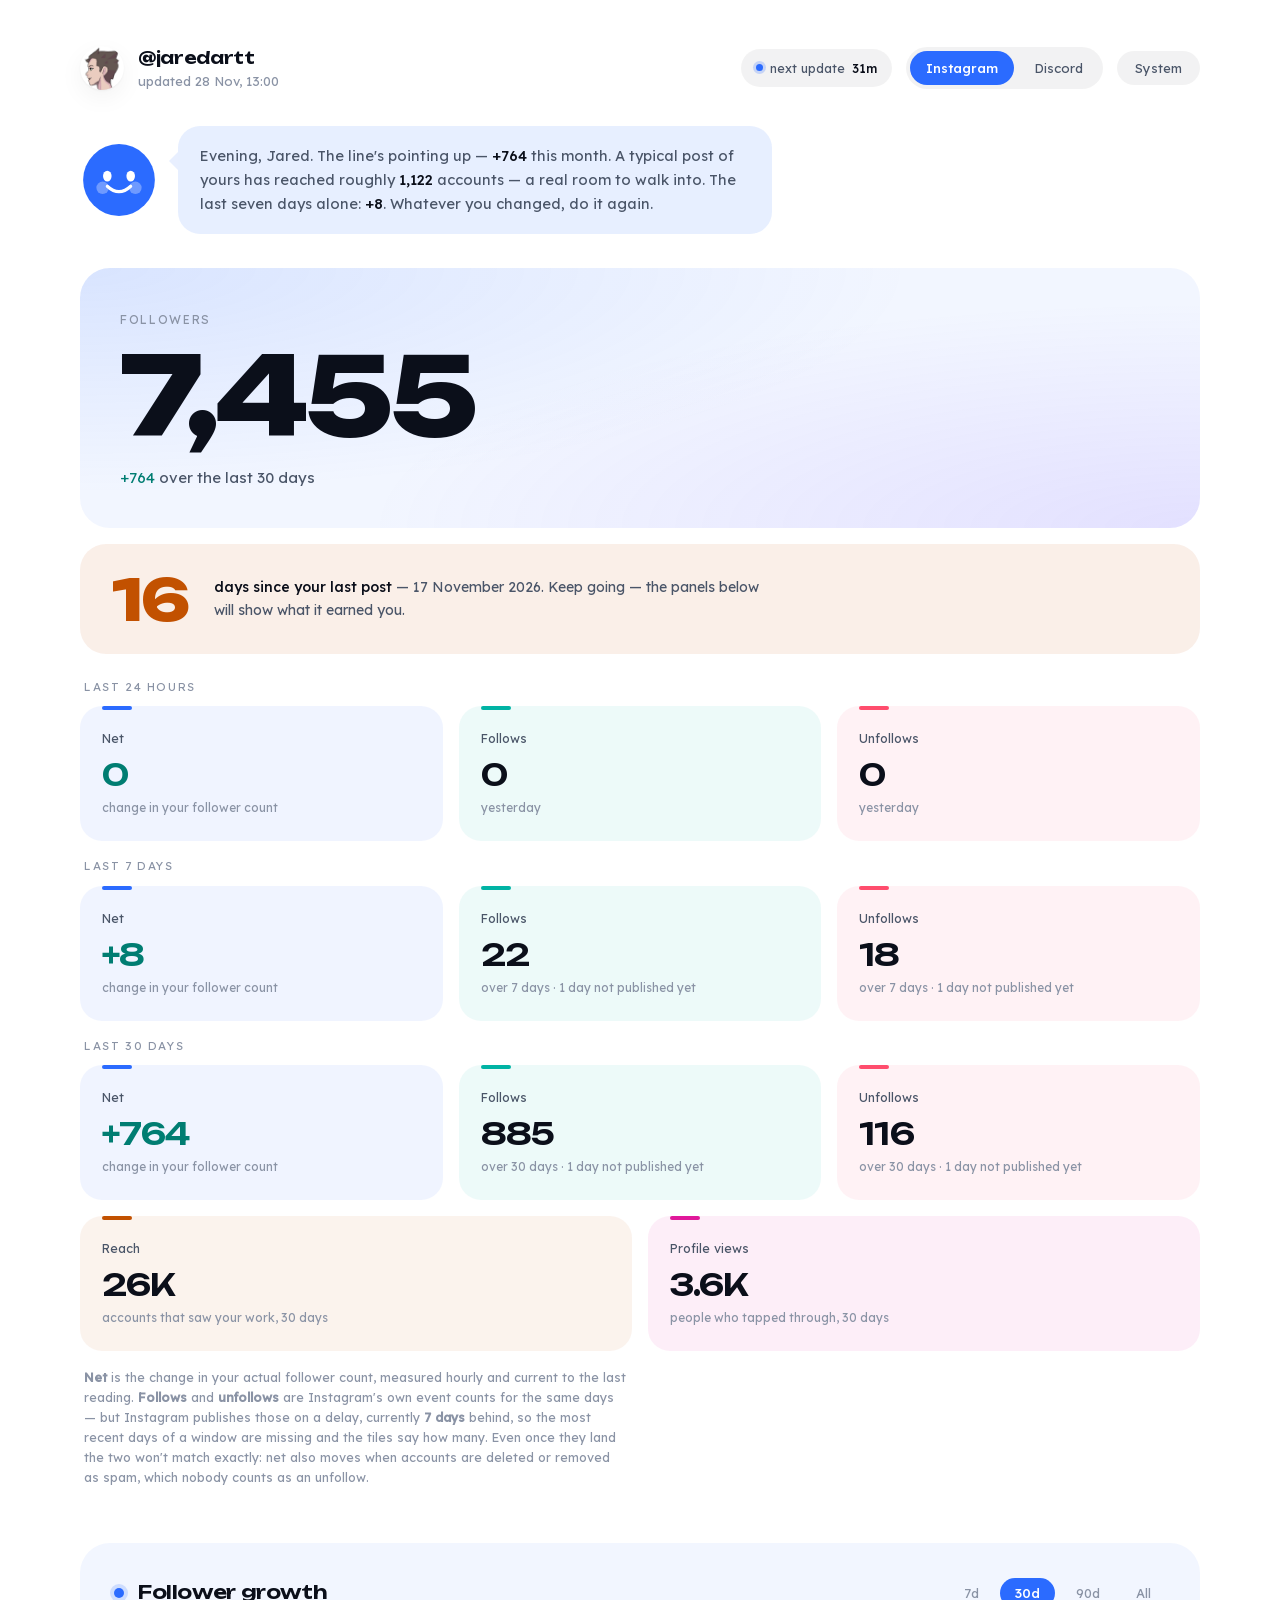
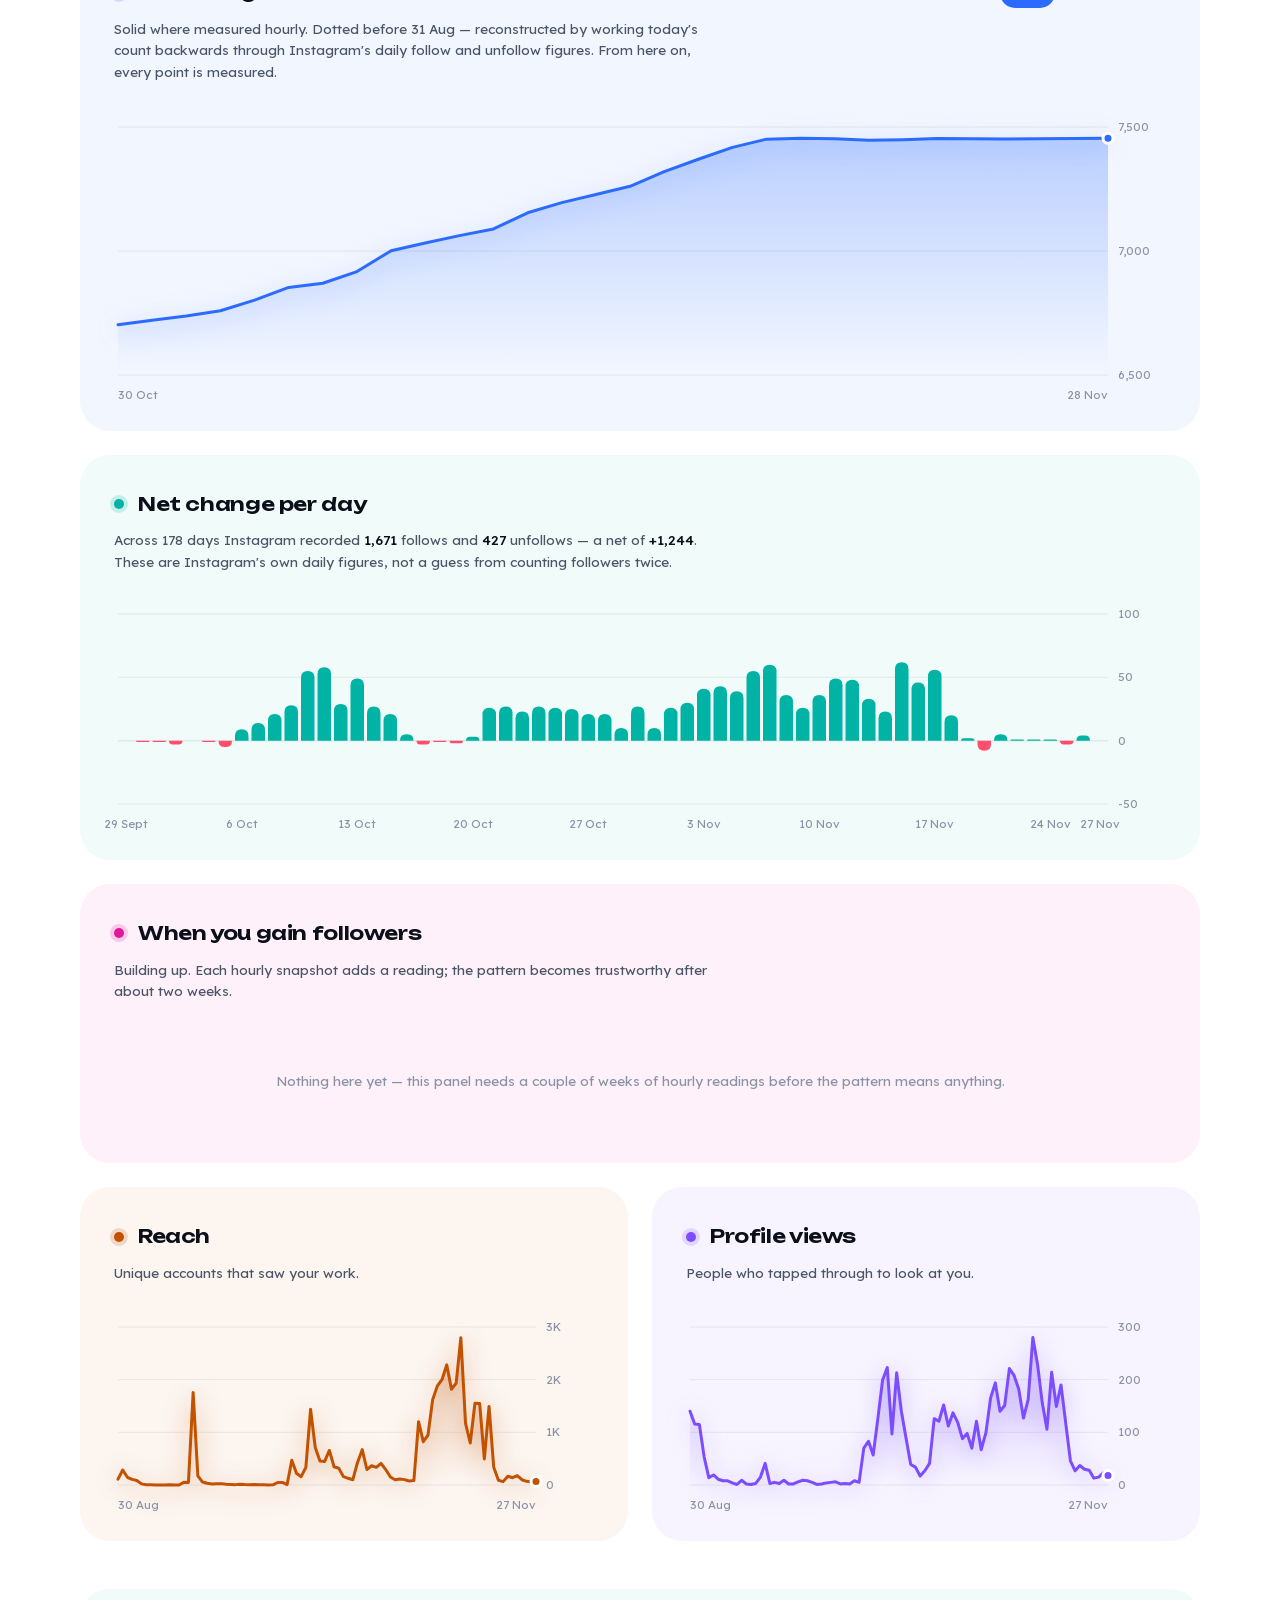
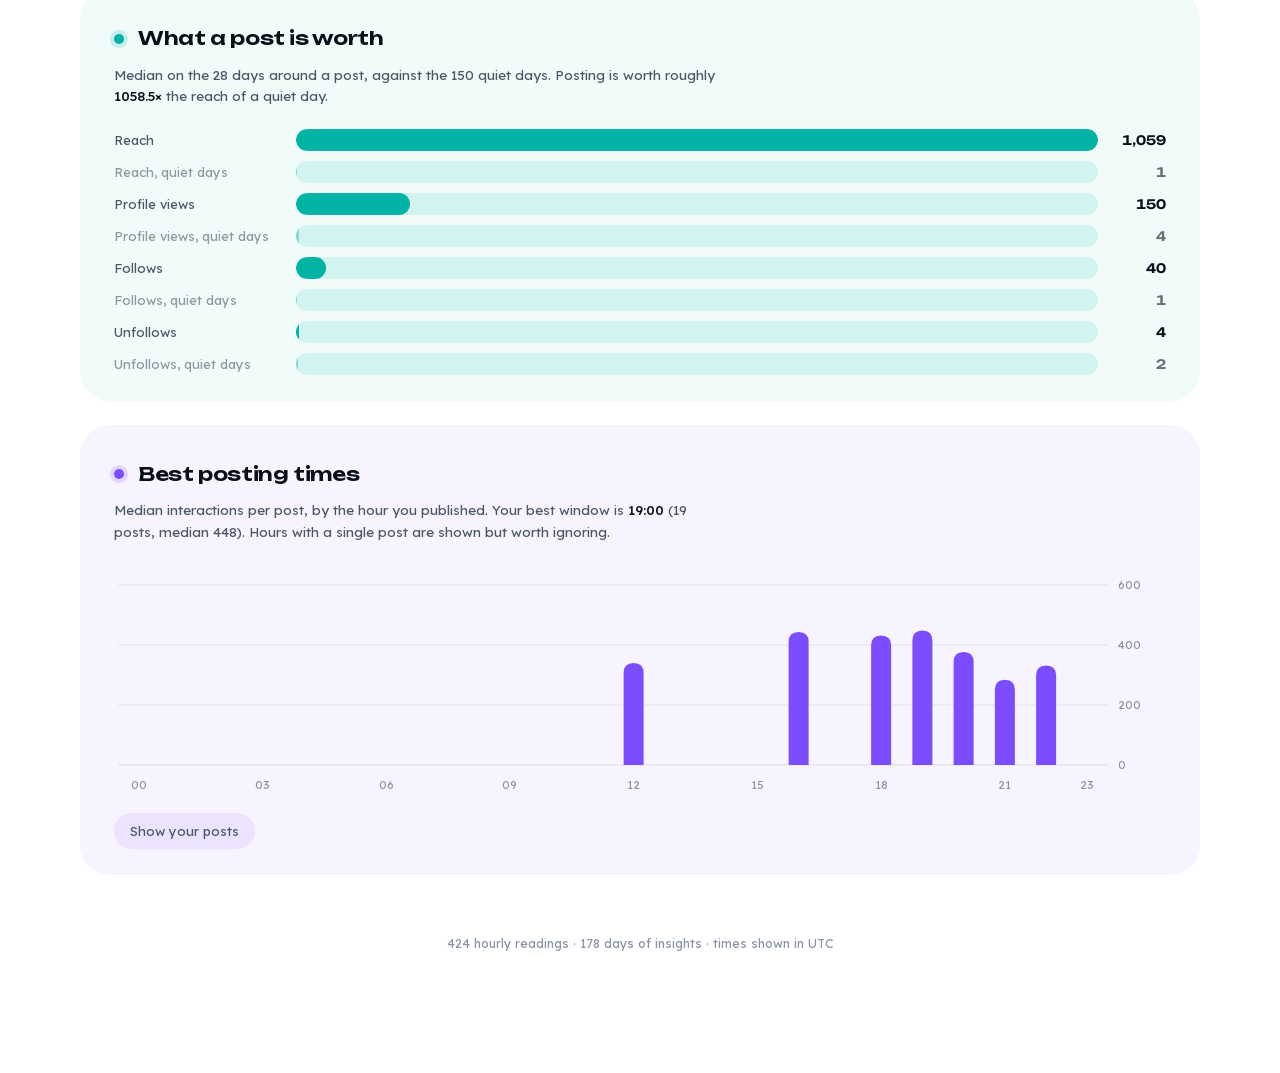
<file: index.html>
<!doctype html>
<html lang="en">
<head>
<meta charset="utf-8">
<meta name="viewport" content="width=device-width, initial-scale=1, viewport-fit=cover">
<title>@jaredartt — growth</title>
<link rel="icon" type="image/png" sizes="32x32" href="icons/favicon-32.png">
<link rel="icon" type="image/png" sizes="64x64" href="icons/favicon-64.png">
<link rel="icon" type="image/png" sizes="192x192" href="icons/icon-192.png">
<link rel="apple-touch-icon" href="icons/apple-touch-icon.png">
<link rel="stylesheet" href="fonts/fonts.css">
<link rel="stylesheet" href="assets/app.css">
</head>
<body class="a-blue">
<div class="wrap">

  <header class="rise">
    <img class="mark" src="icons/icon-192.png" alt="jaredartt" width="44" height="44">
    <div>
      <h1>@jaredartt</h1>
      <div class="updated" id="updated"></div>
    </div>
    <span class="spacer"></span>
    <div class="clock" title="Data is collected on a schedule by GitHub Actions. The countdown is to the next scheduled run — GitHub's scheduler is best-effort and can run a few minutes late. The page reloads itself once the new numbers land.">
      <span class="pip"></span><span class="lbl">next update</span><b id="next-update">—</b>
    </div>
    <nav class="nav">
      <a href="index.html" aria-current="page">Instagram</a>
      <a href="discord.html">Discord</a>
    </nav>
    <button class="btn" id="theme" type="button">Theme</button>
  </header>

  <div id="banner"></div>

  <div id="buddy" class="buddy a-blue"></div>

  <div class="hero rise" style="animation-delay:.05s">
    <div class="hero-label">Followers</div>
    <div class="hero-value display" id="hero">—</div>
    <div class="hero-sub" id="hero-sub"></div>
  </div>

  <div class="spot a-orange rise" id="spot" style="animation-delay:.06s" hidden></div>

  <div class="row-label rise">Last 24 hours</div>
  <div class="stats stats-3" id="stats-24"></div>

  <div class="row-label rise">Last 7 days</div>
  <div class="stats stats-3" id="stats-7"></div>

  <div class="row-label rise">Last 30 days</div>
  <div class="stats stats-3" id="stats-30"></div>

  <div class="stats stats-2" id="stats-audience"></div>
  <p class="stats-note" id="stats-note"></p>

  <section class="block a-blue rise" style="animation-delay:.1s">
    <div class="block-head">
      <span class="dot"></span><h2>Follower growth</h2>
      <div class="ranges" id="ranges"></div>
    </div>
    <p class="note" id="growth-note">Every hour since tracking began. Instagram keeps 90 days; this keeps everything.</p>
    <div class="chart" id="growth"></div>
  </section>

  <section class="block a-teal rise" style="animation-delay:.14s">
    <div class="block-head"><span class="dot"></span><h2>Net change per day</h2></div>
    <p class="note" id="net-note"></p>
    <div class="chart" id="netchange"></div>
  </section>

  <section class="block a-pink rise" style="animation-delay:.18s">
    <div class="block-head"><span class="dot"></span><h2>When you gain followers</h2></div>
    <p class="note" id="hour-insight"></p>
    <div class="chart" id="byhour"></div>
    <details id="heat-wrap" hidden>
      <summary>Show as a week grid</summary>
      <div class="heat"><div class="heat-inner"><div class="chart" id="heatmap"></div></div></div>
    </details>
  </section>

  <div class="two-up">
    <section class="block a-orange rise" style="animation-delay:.22s">
      <div class="block-head"><span class="dot"></span><h2>Reach</h2></div>
      <p class="note">Unique accounts that saw your work.</p>
      <div class="chart" id="reach"></div>
    </section>
    <section class="block a-violet rise" style="animation-delay:.26s">
      <div class="block-head"><span class="dot"></span><h2>Profile views</h2></div>
      <p class="note">People who tapped through to look at you.</p>
      <div class="chart" id="profileviews"></div>
    </section>
  </div>

  <section class="block a-teal rise" style="animation-delay:.28s; margin-top:24px">
    <div class="block-head"><span class="dot"></span><h2>What a post is worth</h2></div>
    <p class="note" id="impact-note"></p>
    <div id="impact"></div>
  </section>

  <section class="block a-violet rise" style="animation-delay:.3s">
    <div class="block-head"><span class="dot"></span><h2>Best posting times</h2></div>
    <p class="note" id="post-insight"></p>
    <div class="chart" id="posthours"></div>
    <details>
      <summary>Show your posts</summary>
      <div id="posts-table"></div>
    </details>
  </section>

  <footer id="footer"></footer>
</div>

<script src="assets/charts.js"></script>
<script>
// ===========================================================================
//  Build the page
// ===========================================================================
(async function main() {
  let followers = await load('data/followers.csv', parseCsv);
  let insights  = await load('data/insights.csv', parseCsv);
  let media     = await load('data/media.json', JSON.parse);
  let demo = false;

  const hasReal = (followers && followers.length >= 1 && insights && insights.length >= 2)
    || (followers && followers.length >= 2);

  if (!hasReal) {
    ({ followers, insights, media } = demoData());
    demo = true;
    document.getElementById('banner').innerHTML =
      `<div class="banner"><b>Showing sample data.</b> Real numbers replace this as soon as the
       first workflow run finishes.</div>`;
  }

  followers = followers.filter(r => num(r.followers) !== null)
    .sort((a, b) => a.ts_utc.localeCompare(b.ts_utc));

  const ins = (insights || []).slice().sort((a, b) => a.date.localeCompare(b.date));

  // Instagram's own daily follow / unfollow counts — more trustworthy than
  // differencing snapshots, and available for the whole 90-day window.
  const netByDate = new Map();
  for (const r of ins) {
    const f = num(r.follows), u = num(r.unfollows);
    if (f !== null || u !== null) netByDate.set(r.date, (f || 0) - (u || 0));
  }

  const dailyMap = new Map();
  for (const r of followers) dailyMap.set(localParts(r.ts_utc).date, num(r.followers));

  // Hourly snapshots only start the day tracking began. Today's count plus the
  // daily follows and unfollows reconstructs the curve backwards, so the chart
  // opens with real history. Those points are drawn dashed and labelled.
  const estimated = new Set();
  const dayBefore = (d) => {
    const t = new Date(d + 'T12:00:00Z'); t.setUTCDate(t.getUTCDate() - 1);
    return t.toISOString().slice(0, 10);
  };
  const measuredDates = [...dailyMap.keys()].sort();
  if (measuredDates.length && ins.length) {
    const earliest = ins[0].date;
    let d = measuredDates[0], cur = dailyMap.get(d), guard = 0;
    while (d > earliest && guard++ < 400) {
      cur -= netByDate.get(d) ?? 0;
      d = dayBefore(d);
      dailyMap.set(d, cur); estimated.add(d);
    }
  }

  const daily = [...dailyMap.entries()].sort((a, b) => a[0].localeCompare(b[0]));
  const current = daily.length ? daily[daily.length - 1][1] : null;
  const at = back => {
    if (daily.length < 2) return null;
    const i = daily.length - 1 - back;
    return i >= 0 ? daily[i][1] : daily[0][1];
  };

  countUp(document.getElementById('hero'), current);

  // ---- last 24 hours, straight from the hourly snapshots ------------------
  let d24 = null;
  if (followers.length >= 2) {
    const lastTs = Date.parse(followers[followers.length - 1].ts_utc);
    const target = lastTs - 24 * 3600 * 1000;
    let ref = null;
    for (const r of followers) if (Date.parse(r.ts_utc) <= target) ref = r;
    if (ref) d24 = num(followers[followers.length - 1].followers) - num(ref.followers);
  }

  const d7 = current !== null && at(7) !== null ? current - at(7) : null;
  const d30 = current !== null && at(30) !== null ? current - at(30) : null;

  document.getElementById('hero-sub').innerHTML = d30 === null ? ''
    : `<span class="${d30 >= 0 ? 'up' : 'down'}">${signed(d30)}</span> over the last 30 days`;

  document.getElementById('updated').textContent = followers.length
    ? 'updated ' + new Date(followers[followers.length - 1].ts_utc)
        .toLocaleString('en-GB', { day: 'numeric', month: 'short', hour: '2-digit', minute: '2-digit' })
    : '';

  // ---- stat tiles ---------------------------------------------------------
  const sumLast = (rows, key, n) => {
    const v = rows.slice(-n).map(r => num(r[key])).filter(x => x !== null);
    return v.length ? v.reduce((a, b) => a + b, 0) : null;
  };

  const delta = (v) => v === null ? '—' : signed(v);
  const dcls = (v) => v === null ? 'pending' : (v >= 0 ? 'up' : 'down');
  const tile = (s, i) => `
    <div class="stat ${s.a} rise" style="animation-delay:${.06 + i * .03}s">
      <div class="stat-label">${s.label}</div>
      <div class="stat-value ${s.cls || ''}">${s.value}</div>
      <div class="stat-sub">${s.sub}</div>
    </div>`;

  // Net is measured across the last N days of the follower series, so the event
  // counts must be summed over exactly those same dates — otherwise the two
  // columns describe different weeks and can't be compared at all.
  const insByDate = new Map(ins.map(r => [r.date, r]));

  // Instagram finalises the follow/unfollow split hours after the other
  // metrics. A very recent day showing real reach but exactly zero follows AND
  // zero unfollows hasn't landed yet — counting that as a true zero silently
  // undercounts the week, so treat it as pending instead.
  const settleCutoff = new Date(Date.now() - 3 * 86400_000).toISOString().slice(0, 10);
  const unsettled = (r) => Boolean(r) && r.date >= settleCutoff && (num(r.reach) ?? 0) > 20
    && num(r.follows) === 0 && num(r.unfollows) === 0;

  const sumOver = (dates, key) => {
    let sum = 0, missing = 0, seen = 0;
    for (const d of dates) {
      const row = insByDate.get(d);
      const v = num(row?.[key]);
      if (v === null || unsettled(row)) missing++; else { sum += v; seen++; }
    }
    return { sum, missing, seen };
  };
  const pending = (m) => m ? ` · ${m} day${m === 1 ? '' : 's'} not published yet` : '';

  // Colour follows the metric, not the row, so each column reads straight down:
  // net in blue, follows in teal, unfollows in coral.
  const periodRow = (netVal, days, netSub) => {
    const dates = daily.slice(-days).map(([d]) => d);
    const f = sumOver(dates, 'follows'), u = sumOver(dates, 'unfollows');
    return [
      { a: 'a-blue', label: 'Net', value: delta(netVal), cls: dcls(netVal),
        sub: netSub || 'change in your follower count' },
      { a: 'a-teal', label: 'Follows', value: f.seen ? compact(f.sum) : '—',
        sub: `over ${days} days${pending(f.missing)}` },
      { a: 'a-loss', label: 'Unfollows', value: u.seen ? compact(u.sum) : '—',
        sub: `over ${days} days${pending(u.missing)}` },
    ];
  };

  // The 24-hour row is the exception: net is a true rolling 24 hours from the
  // hourly readings, but Instagram has published nothing for today, so the
  // event columns show yesterday's complete day and say so.
  const lastDay = ins[ins.length - 1];
  const lastPending = unsettled(lastDay);
  const daySub = lastPending ? 'yesterday · not published yet' : 'yesterday';
  document.getElementById('stats-24').innerHTML = [
    { a: 'a-blue', label: 'Net', value: delta(d24), cls: dcls(d24),
      sub: d24 === null ? 'needs a day of readings' : 'change in your follower count' },
    { a: 'a-teal', label: 'Follows', cls: lastPending ? 'pending' : '',
      value: lastPending ? '—' : compact(num(lastDay?.follows)), sub: daySub },
    { a: 'a-loss', label: 'Unfollows', cls: lastPending ? 'pending' : '',
      value: lastPending ? '—' : compact(num(lastDay?.unfollows)), sub: daySub },
  ].map(tile).join('');

  document.getElementById('stats-7').innerHTML =
    periodRow(d7, 7).map((t, i) => tile(t, i + 3)).join('');
  document.getElementById('stats-30').innerHTML =
    periodRow(d30, 30).map((t, i) => tile(t, i + 6)).join('');

  document.getElementById('stats-audience').innerHTML = [
    { a: 'a-orange', label: 'Reach', value: compact(sumLast(ins, 'reach', 30)),
      sub: 'accounts that saw your work, 30 days' },
    { a: 'a-pink', label: 'Profile views', value: compact(sumLast(ins, 'profile_views', 30)),
      sub: 'people who tapped through, 30 days' },
  ].map((t, i) => tile(t, i + 9)).join('');

  // Two columns, two sources. Say plainly what each one is so the difference
  // reads as a fact about Instagram rather than a mistake in the arithmetic.
  const lag = ins.length
    ? Math.round((Date.now() - Date.parse(ins[ins.length - 1].date + 'T12:00:00Z')) / 86400_000)
    : null;
  document.getElementById('stats-note').innerHTML =
    `<b>Net</b> is the change in your actual follower count, measured hourly and current to the last
     reading. <b>Follows</b> and <b>unfollows</b> are Instagram's own event counts for the same days —
     but Instagram publishes those on a delay${lag && lag > 1 ? `, currently <b>${lag} days</b> behind` : ''},
     so the most recent days of a window are missing and the tiles say how many. Even once they land
     the two won't match exactly: net also moves when accounts are deleted or removed as spam, which
     nobody counts as an unfollow.`;

  // ---- growth chart -------------------------------------------------------
  const rangesEl = document.getElementById('ranges');
  const growthEl = document.getElementById('growth');
  const RANGES = [{ label: '7d', days: 7 }, { label: '30d', days: 30 },
                  { label: '90d', days: 90 }, { label: 'All', days: Infinity }];
  let active = daily.length > 60 ? 1 : 3;

  const drawGrowth = () => {
    const days = RANGES[active].days;
    const useHourly = days <= 7 && followers.length > 24;
    let points;
    if (useHourly) {
      const cutoff = Date.now() - days * 86400000;
      points = followers.filter(r => Date.parse(r.ts_utc) >= cutoff).map(r => {
        const d = new Date(r.ts_utc);
        return {
          y: num(r.followers),
          label: d.toLocaleDateString('en-GB', { day: 'numeric', month: 'short' }),
          tipLabel: d.toLocaleString('en-GB', { day: 'numeric', month: 'short', year: 'numeric', hour: '2-digit', minute: '2-digit' }),
        };
      });
    } else {
      const slice = days === Infinity ? daily : daily.slice(-days);
      points = slice.map(([date, y]) => ({ y, label: fmtDate(date), tipLabel: fmtDateFull(date), est: estimated.has(date) }));
    }
    growthEl.innerHTML = '';
    lineChart(growthEl, points, { height: 300 });
  };

  if (estimated.size) {
    document.getElementById('growth-note').textContent =
      `Solid where measured hourly. Dotted before ${fmtDate(measuredDates[0])} — reconstructed by ` +
      `working today's count backwards through Instagram's daily follow and unfollow figures. ` +
      `From here on, every point is measured.`;
  }

  rangesEl.innerHTML = RANGES.map((r, i) =>
    `<button type="button" data-i="${i}" aria-pressed="${i === active}">${r.label}</button>`).join('');
  rangesEl.addEventListener('click', ev => {
    const b = ev.target.closest('button'); if (!b) return;
    active = Number(b.dataset.i);
    rangesEl.querySelectorAll('button').forEach((x, i) => x.setAttribute('aria-pressed', String(i === active)));
    drawGrowth();
  });
  drawGrowth();

  // ---- net change per day -------------------------------------------------
  let netBars;
  if (netByDate.size) {
    netBars = [...netByDate.entries()].sort((a, b) => a[0].localeCompare(b[0])).map(([date, value]) => {
      const r = ins.find(x => x.date === date) || {};
      return {
        label: `${fmtDateFull(date)} · +${num(r.follows) ?? 0} / −${num(r.unfollows) ?? 0}`,
        short: fmtDate(date), value,
      };
    });
  } else {
    netBars = [];
    for (let i = 1; i < daily.length; i++)
      netBars.push({ label: fmtDateFull(daily[i][0]), short: fmtDate(daily[i][0]), value: daily[i][1] - daily[i - 1][1] });
  }
  columnChart(document.getElementById('netchange'), netBars.slice(-60),
    { signed: true, height: 240, diverging: true });

  const totF = ins.reduce((s, r) => s + (num(r.follows) || 0), 0);
  const totU = ins.reduce((s, r) => s + (num(r.unfollows) || 0), 0);
  if (netByDate.size) {
    document.getElementById('net-note').innerHTML =
      `Across ${netByDate.size} days Instagram recorded <b>${fmt(totF)}</b> follows and
       <b>${fmt(totU)}</b> unfollows — a net of <b>${signed(totF - totU)}</b>. These are
       Instagram's own daily figures, not a guess from counting followers twice.`;
  }

  // ---- hour of day --------------------------------------------------------
  const hourSum = Array(24).fill(0), hourN = Array(24).fill(0);
  const grid = Array.from({ length: 7 }, () => Array(24).fill(null));
  const gridN = Array.from({ length: 7 }, () => Array(24).fill(0));

  for (let i = 1; i < followers.length; i++) {
    const prev = followers[i - 1], curr = followers[i];
    const gapH = (Date.parse(curr.ts_utc) - Date.parse(prev.ts_utc)) / 3600000;
    if (gapH < 0.5 || gapH > 1.5) continue;
    const delta = num(curr.followers) - num(prev.followers);
    if (delta === null || !Number.isFinite(delta)) continue;
    const { hour, weekday } = localParts(curr.ts_utc);
    hourSum[hour] += delta; hourN[hour]++;
    grid[weekday][hour] = (grid[weekday][hour] ?? 0) + delta;
    gridN[weekday][hour]++;
  }

  const hourAvg = hourSum.map((s, h) => hourN[h] ? s / hourN[h] : null);
  const hourBars = hourAvg.map((v, h) => ({
    label: hourLabel(h), short: String(h).padStart(2, '0'),
    value: v === null ? 0 : Math.round(v * 100) / 100,
  }));
  columnChart(document.getElementById('byhour'), hourAvg.some(v => v !== null) ? hourBars : null,
    { signed: true, height: 230, maxBar: 20, diverging: true,
      empty: 'Nothing here yet — this panel needs a couple of weeks of hourly readings before the pattern means anything.' });

  const ranked = hourAvg.map((v, h) => ({ h, v })).filter(x => x.v !== null && x.v > 0).sort((a, b) => b.v - a.v);
  const hoursTracked = hourN.reduce((a, b) => a + b, 0);
  document.getElementById('hour-insight').innerHTML = ranked.length >= 3
    ? `Averaged across ${hoursTracked.toLocaleString()} hourly readings, your strongest hours are
       <b>${hourLabel(ranked[0].h)}</b>, <b>${hourLabel(ranked[1].h)}</b> and <b>${hourLabel(ranked[2].h)}</b>
       — local time. This is the one number no analytics subscription will show you, because it only
       exists if something looks every hour.`
    : `Building up. Each hourly snapshot adds a reading; the pattern becomes trustworthy after about two weeks.`;

  // Only offer the week grid once there is something in it to look at.
  if (gridN.some(row => row.some(n => n > 0))) {
    document.getElementById('heat-wrap').hidden = false;
    heatmap(document.getElementById('heatmap'),
      grid.flatMap((row, weekday) => row.map((v, hour) => ({
        weekday, hour, value: gridN[weekday][hour] ? v / gridN[weekday][hour] : null,
      }))));
  }

  // ---- reach & profile views ---------------------------------------------
  const insSeries = key => ins.map(r => ({ y: num(r[key]), label: fmtDate(r.date), tipLabel: fmtDateFull(r.date) }))
    .filter(p => p.y !== null).slice(-90);
  lineChart(document.getElementById('reach'), insSeries('reach'),
    { height: 210, empty: 'Waiting for the first daily run.' });
  lineChart(document.getElementById('profileviews'), insSeries('profile_views'),
    { height: 210, empty: 'Waiting for the first daily run.' });

  // ---- best posting times -------------------------------------------------
  const posts = (media || []).map(m => {
    const i = m.insights || {};
    const interactions = i.total_interactions ??
      ((m.like_count || 0) + (m.comments_count || 0) + (i.saved || 0) + (i.shares || 0));
    const { hour, weekday } = localParts(m.timestamp);
    return { ...m, hour, weekday, interactions, reach: i.reach ?? null };
  }).filter(p => Number.isFinite(p.interactions));

  const byHour = Array.from({ length: 24 }, () => []);
  for (const p of posts) byHour[p.hour].push(p.interactions);
  const median = a => {
    if (!a.length) return null;
    const s = [...a].sort((x, y) => x - y), m = s.length >> 1;
    return s.length % 2 ? s[m] : (s[m - 1] + s[m]) / 2;
  };
  const postBars = byHour.map((vals, h) => ({
    label: `${hourLabel(h)} · ${vals.length} post${vals.length === 1 ? '' : 's'}`,
    short: String(h).padStart(2, '0'), value: Math.round(median(vals) ?? 0),
  }));
  columnChart(document.getElementById('posthours'), postBars, { height: 230, maxBar: 20 });

  const best = postBars.map((b, h) => ({ h, v: b.value, n: byHour[h].length }))
    .filter(x => x.n >= 2).sort((a, b) => b.v - a.v);
  document.getElementById('post-insight').innerHTML = best.length
    ? `Median interactions per post, by the hour you published. Your best window is
       <b>${hourLabel(best[0].h)}</b> (${best[0].n} posts, median ${fmt(best[0].v)}).
       Hours with a single post are shown but worth ignoring.`
    : `Once you have a few posts across different hours, this shows which times actually earn
       engagement — from your own history, not generic advice.`;

  const top = [...posts].sort((a, b) => b.interactions - a.interactions).slice(0, 12);
  document.getElementById('posts-table').innerHTML = top.length ? `
    <table>
      <thead><tr><th>Posted</th><th>Caption</th><th class="n">Reach</th><th class="n">Interactions</th></tr></thead>
      <tbody>${top.map(p => `
        <tr>
          <td>${new Date(p.timestamp).toLocaleDateString('en-GB', { day: 'numeric', month: 'short', year: '2-digit' })} · ${hourLabel(p.hour)}</td>
          <td>${p.permalink
            ? `<a href="${p.permalink}" target="_blank" rel="noopener">${escapeHtml(p.caption) || 'View post'}</a>`
            : escapeHtml(p.caption)}</td>
          <td class="n">${compact(p.reach)}</td>
          <td class="n">${fmt(p.interactions)}</td>
        </tr>`).join('')}</tbody>
    </table>` : '<div class="empty">No posts recorded yet.</div>';


  // ---- days since the last post, and what posting is worth ----------------
  // Every other number on this page is downstream of this one, so it gets the
  // top of the page rather than a row in a table.
  const postDates = (media || []).map(m => m.timestamp).filter(Boolean).sort();
  if (postDates.length) {
    const lastPost = new Date(postDates[postDates.length - 1]);
    const days = Math.floor((Date.now() - lastPost) / 86400_000);
    const spot = document.getElementById('spot');
    spot.hidden = false;
    spot.className = `spot rise ${days > 30 ? 'a-loss' : days > 7 ? 'a-orange' : 'a-teal'}`;
    const when = lastPost.toLocaleDateString('en-GB', { day: 'numeric', month: 'long', year: 'numeric' });
    spot.innerHTML = `
      <div class="spot-num">${fmt(days)}</div>
      <div class="spot-txt">
        <b>day${days === 1 ? '' : 's'} since your last post</b> — ${when}.
        ${days > 30
          ? 'Reach, profile views and follows all follow from posting; a quiet account loses a couple of followers a day whatever else you do.'
          : 'Keep going — the panels below will show what it earned you.'}
      </div>`;
  }

  // Compare days you posted against days you didn't. A post's effect lands the
  // same day and the one after, so both are treated as "posting days".
  const impactEl = document.getElementById('impact');
  const postDay = new Set();
  for (const ts of postDates) {
    const d = ts.slice(0, 10);
    postDay.add(d);
    const n = new Date(d + 'T12:00:00Z'); n.setUTCDate(n.getUTCDate() + 1);
    postDay.add(n.toISOString().slice(0, 10));
  }

  const withPost = ins.filter(r => postDay.has(r.date));
  const without = ins.filter(r => !postDay.has(r.date));
  const med = (rows, key) => {
    const v = rows.map(r => num(r[key])).filter(x => x !== null).sort((a, b) => a - b);
    if (!v.length) return null;
    const m = v.length >> 1;
    return v.length % 2 ? v[m] : (v[m - 1] + v[m]) / 2;
  };

  if (withPost.length >= 2 && without.length >= 2) {
    const rows = [
      { label: 'Reach', a: med(withPost, 'reach'), b: med(without, 'reach') },
      { label: 'Profile views', a: med(withPost, 'profile_views'), b: med(without, 'profile_views') },
      { label: 'Follows', a: med(withPost, 'follows'), b: med(without, 'follows') },
      { label: 'Unfollows', a: med(withPost, 'unfollows'), b: med(without, 'unfollows') },
    ].filter(r => r.a !== null && r.b !== null);

    const max = Math.max(...rows.flatMap(r => [r.a, r.b]), 1);
    impactEl.innerHTML = `<div class="hbars">${rows.map(r => `
      <div class="hbar">
        <div class="hbar-name">${r.label}</div>
        <div class="hbar-track"><div class="hbar-fill" data-w="${(r.a / max) * 100}"></div></div>
        <div class="hbar-val">${fmt(Math.round(r.a))}</div>
      </div>
      <div class="hbar">
        <div class="hbar-name" style="opacity:.6">${r.label}, quiet days</div>
        <div class="hbar-track"><div class="hbar-fill" data-w="${(r.b / max) * 100}" style="opacity:.4"></div></div>
        <div class="hbar-val" style="opacity:.6">${fmt(Math.round(r.b))}</div>
      </div>`).join('')}</div>`;
    requestAnimationFrame(() => impactEl.querySelectorAll('.hbar-fill')
      .forEach(el => { el.style.width = el.dataset.w + '%'; }));

    const rr = rows.find(r => r.label === 'Reach');
    document.getElementById('impact-note').innerHTML =
      `Median on the ${withPost.length} days around a post, against the ${without.length} quiet days.` +
      (rr && rr.b ? ` Posting is worth roughly <b>${(rr.a / Math.max(rr.b, 0.5)).toFixed(1)}×</b> the reach of a quiet day.` : '');
  } else {
    impactEl.innerHTML = `<div class="empty">Nothing to compare yet — there are no posts inside the tracked window.</div>`;
    document.getElementById('impact-note').innerHTML =
      `This fills in the day you post again. It compares reach, profile views, follows and unfollows
       on posting days against quiet ones, so you get evidence rather than a hunch about whether
       posting moves the numbers.`;
  }


  // ---- the little guy, reading the numbers back in plain language ---------
  // Facts are fixed; the wording is assembled fresh each load from a pool of
  // phrasings, so it reads like someone talking rather than a template firing.
  {
    const daysSince = postDates.length
      ? Math.floor((Date.now() - new Date(postDates[postDates.length - 1])) / 86400_000) : null;
    const reachPer = (() => {
      const v = (media || []).map(m => m.insights?.reach).filter(Number.isFinite).sort((a, b) => a - b);
      return v.length ? v[v.length >> 1] : null;
    })();
    const f30 = sumLast(ins, 'follows', 30), u30 = sumLast(ins, 'unfollows', 30);
    const pv30 = sumLast(ins, 'profile_views', 30), r30 = sumLast(ins, 'reach', 30);
    const net = d30 ?? 0;
    const down = fmt(Math.abs(net));

    const mood = net > 0 ? 'happy' : (daysSince !== null && daysSince > 45 ? 'sad' : 'ok');

    // --- the headline: the one thing that must be said ---------------------
    const headline = net > 0 ? pick([
      `Good month — you're <b>up ${fmt(net)}</b> followers.`,
      `Nice one: <b>+${fmt(net)}</b> followers over the last thirty days.`,
      `The line's pointing up — <b>+${fmt(net)}</b> this month.`,
      `You've gained <b>${fmt(net)}</b> followers this month. That's the direction you want.`,
    ]) : net === 0 ? pick([
      `Dead flat this month — same followers you started with.`,
      `Perfectly level: no net change over thirty days.`,
      `Nothing moved this month, up or down.`,
    ]) : (daysSince !== null && daysSince > 45) ? pick([
      `I'll be straight with you: you're <b>down ${down}</b> followers this month, and it's been <b>${fmt(daysSince)} days</b> since you posted. Those two facts are the same fact.`,
      `Down <b>${down}</b> this month. It's been <b>${fmt(daysSince)} days</b> since your last post, and that's the whole explanation — a quiet account leaks a couple of people a day.`,
      `<b>${fmt(daysSince)} days</b> since your last post, and <b>${down}</b> followers gone this month. Not a mystery, and not a crisis either.`,
      `You're <b>down ${down}</b> over thirty days. The account's been quiet <b>${fmt(daysSince)} days</b> — that's not a coincidence, it's the cause.`,
    ]) : pick([
      `A slow month — <b>down ${down}</b> followers.`,
      `Slightly down this month: <b>${down}</b> followers.`,
      `<b>Down ${down}</b> over thirty days. Drift more than decline.`,
    ]);

    // --- optional observations, two of which get picked -------------------
    const opts = [];
    if (reachPer) opts.push(pick([
      `Your work still lands, mind — back when you were posting, each one reached about <b>${fmt(reachPer)}</b> people.`,
      `For what it's worth, your past posts pulled around <b>${fmt(reachPer)}</b> people apiece. That audience hasn't gone anywhere.`,
      `A typical post of yours has reached roughly <b>${fmt(reachPer)}</b> accounts — a real room to walk into.`,
    ]));
    if (f30 !== null && u30 !== null) opts.push(pick([
      `<b>${fmt(f30)}</b> people followed you this month and <b>${fmt(u30)}</b> left.`,
      `The split: <b>${fmt(f30)}</b> follows against <b>${fmt(u30)}</b> unfollows.`,
      `<b>${fmt(u30)}</b> walked out, <b>${fmt(f30)}</b> walked in.`,
    ]));
    if (r30) opts.push(pick([
      `<b>${fmt(r30)}</b> accounts saw anything of yours in the last month.`,
      `Reach over thirty days: <b>${fmt(r30)}</b> accounts.`,
    ]));
    if (pv30) opts.push(pick([
      `<b>${fmt(pv30)}</b> people tapped through to look at your profile.`,
      `Your profile got <b>${fmt(pv30)}</b> visits this month — people are still curious.`,
    ]));
    if (d7 !== null && Math.abs(d7) > 0) opts.push(pick([
      `The last seven days alone: <b>${signed(d7)}</b>.`,
      `Week so far, <b>${signed(d7)}</b>.`,
    ]));
    if (typeof ranked !== 'undefined' && ranked.length) opts.push(pick([
      `You tend to pick people up around <b>${hourLabel(ranked[0].h)}</b>, if that's useful.`,
      `Your followers arrive mostly around <b>${hourLabel(ranked[0].h)}</b>.`,
    ]));
    if (typeof best !== 'undefined' && best.length) opts.push(pick([
      `Historically your posts do best published around <b>${hourLabel(best[0].h)}</b>.`,
      `Going by your own history, <b>${hourLabel(best[0].h)}</b> is your strongest posting hour.`,
    ]));

    // --- how it signs off --------------------------------------------------
    const closer = net > 0 ? pick([
      `Keep the rhythm and this keeps going.`,
      `Whatever you changed, do it again.`,
      `More of that, please.`,
      `Long may it continue.`,
    ]) : (daysSince !== null && daysSince > 45) ? pick([
      `Nothing's broken. It's just waiting for you.`,
      `One post would start turning this around. No pressure — just saying.`,
      `The audience is still there. That's the good news buried in this.`,
      `Whenever you're ready. It'll still be here.`,
    ]) : pick([
      `Reverses quickly once you're posting regularly.`,
      `Nothing to lose sleep over.`,
      `Worth a post this week if you fancy it.`,
    ]);

    buddy(document.getElementById('buddy'), {
      mood,
      text: [greeting('Jared'), headline, ...sample(opts, 2), closer].join(' '),
    });
  }

  document.getElementById('footer').textContent =
    `${followers.length.toLocaleString()} hourly readings · ${ins.length} days of insights · ` +
    `times shown in ${TZ}` + (demo ? ' · sample data' : '');
})();

startUpdateClock(0);

// ===========================================================================
//  Sample data — only used before the first real run, so the page is never blank.
// ===========================================================================
function demoData() {
  const followers = [];
  const hours = 24 * 120;
  let f = 8420;
  const now = Date.now();
  const shape = h => [0.4,0.3,0.2,0.15,0.1,0.15,0.3,0.5,0.7,0.8,0.85,0.9,
                      1.0,1.0,0.95,0.9,1.05,1.2,1.5,1.9,2.2,1.8,1.1,0.7][h];
  for (let i = hours; i >= 0; i--) {
    const t = new Date(now - i * 3600000);
    const h = t.getHours();
    const gain = shape(h) * (1 + (hours - i) / hours * 0.6) * (0.6 + Math.random() * 0.9) - 0.35;
    f += gain;
    followers.push({
      ts_utc: new Date(t.setMinutes(0, 0, 0)).toISOString().slice(0, 13) + ':00:00Z',
      followers: String(Math.round(f)), following: '612', posts: '148',
    });
  }
  const insights = [];
  for (let i = 89; i >= 0; i--) {
    const d = new Date(now - i * 86400000);
    const base = 2600 + (89 - i) * 22;
    const wk = [1, 1.05, 1.1, 1.15, 1.3, 1.4, 1.2][(d.getDay() + 6) % 7];
    const reach = Math.round(base * wk * (Math.random() < 0.06 ? 3.2 : 1) * (0.8 + Math.random() * 0.5));
    insights.push({
      date: d.toLocaleDateString('en-CA'), reach: String(reach), views: String(Math.round(reach * 1.7)),
      profile_views: String(Math.round(reach * 0.075 * (0.7 + Math.random() * 0.8))),
      accounts_engaged: String(Math.round(reach * 0.11)), total_interactions: String(Math.round(reach * 0.14)),
      follows: String(Math.round(reach * 0.012)), unfollows: String(Math.round(reach * 0.006)),
    });
  }
  const captions = ['Study in oil, late afternoon light','New series — first piece','Detail from the large canvas',
    'Process shot, layer three','Finished after four months','Sketchbook page','Commission, private collection',
    'Studio at 6am','Colour tests','Framed and ready','Work in progress','Charcoal, A2'];
  const media = [];
  for (let i = 0; i < 60; i++) {
    const d = new Date(now - (i * 2.1 + Math.random() * 2) * 86400000);
    d.setHours([9,11,13,17,18,19,20,21,22][Math.floor(Math.random() * 9)], Math.floor(Math.random() * 60), 0, 0);
    const reach = Math.round(2400 * shape(d.getHours()) * (0.6 + Math.random() * 1.1));
    media.push({
      id: 'demo' + i, timestamp: d.toISOString(), media_type: 'FEED', permalink: '',
      caption: captions[i % captions.length], like_count: Math.round(reach * 0.11),
      comments_count: Math.round(reach * 0.008),
      insights: { reach, saved: Math.round(reach * 0.02), shares: Math.round(reach * 0.006),
                  total_interactions: Math.round(reach * 0.14) },
    });
  }
  return { followers, insights, media };
}
</script>
</body>
</html>
</file>
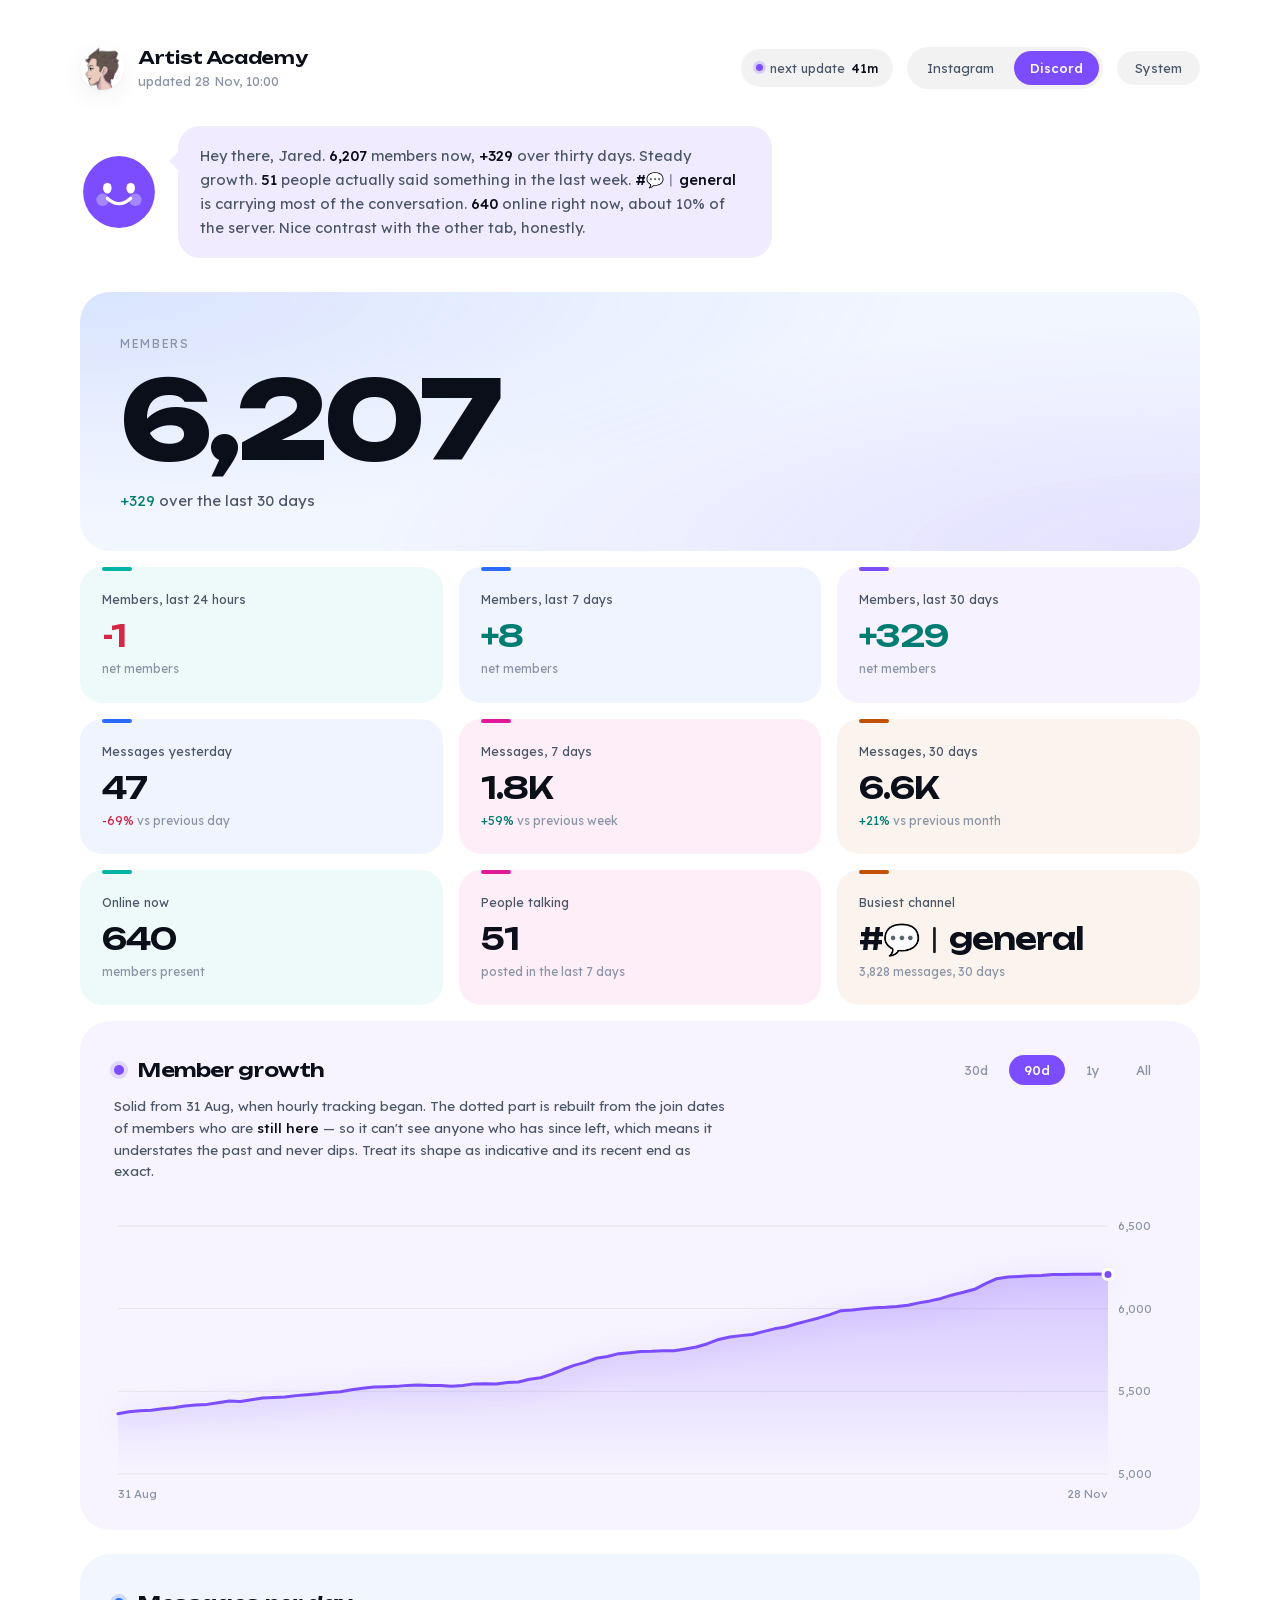
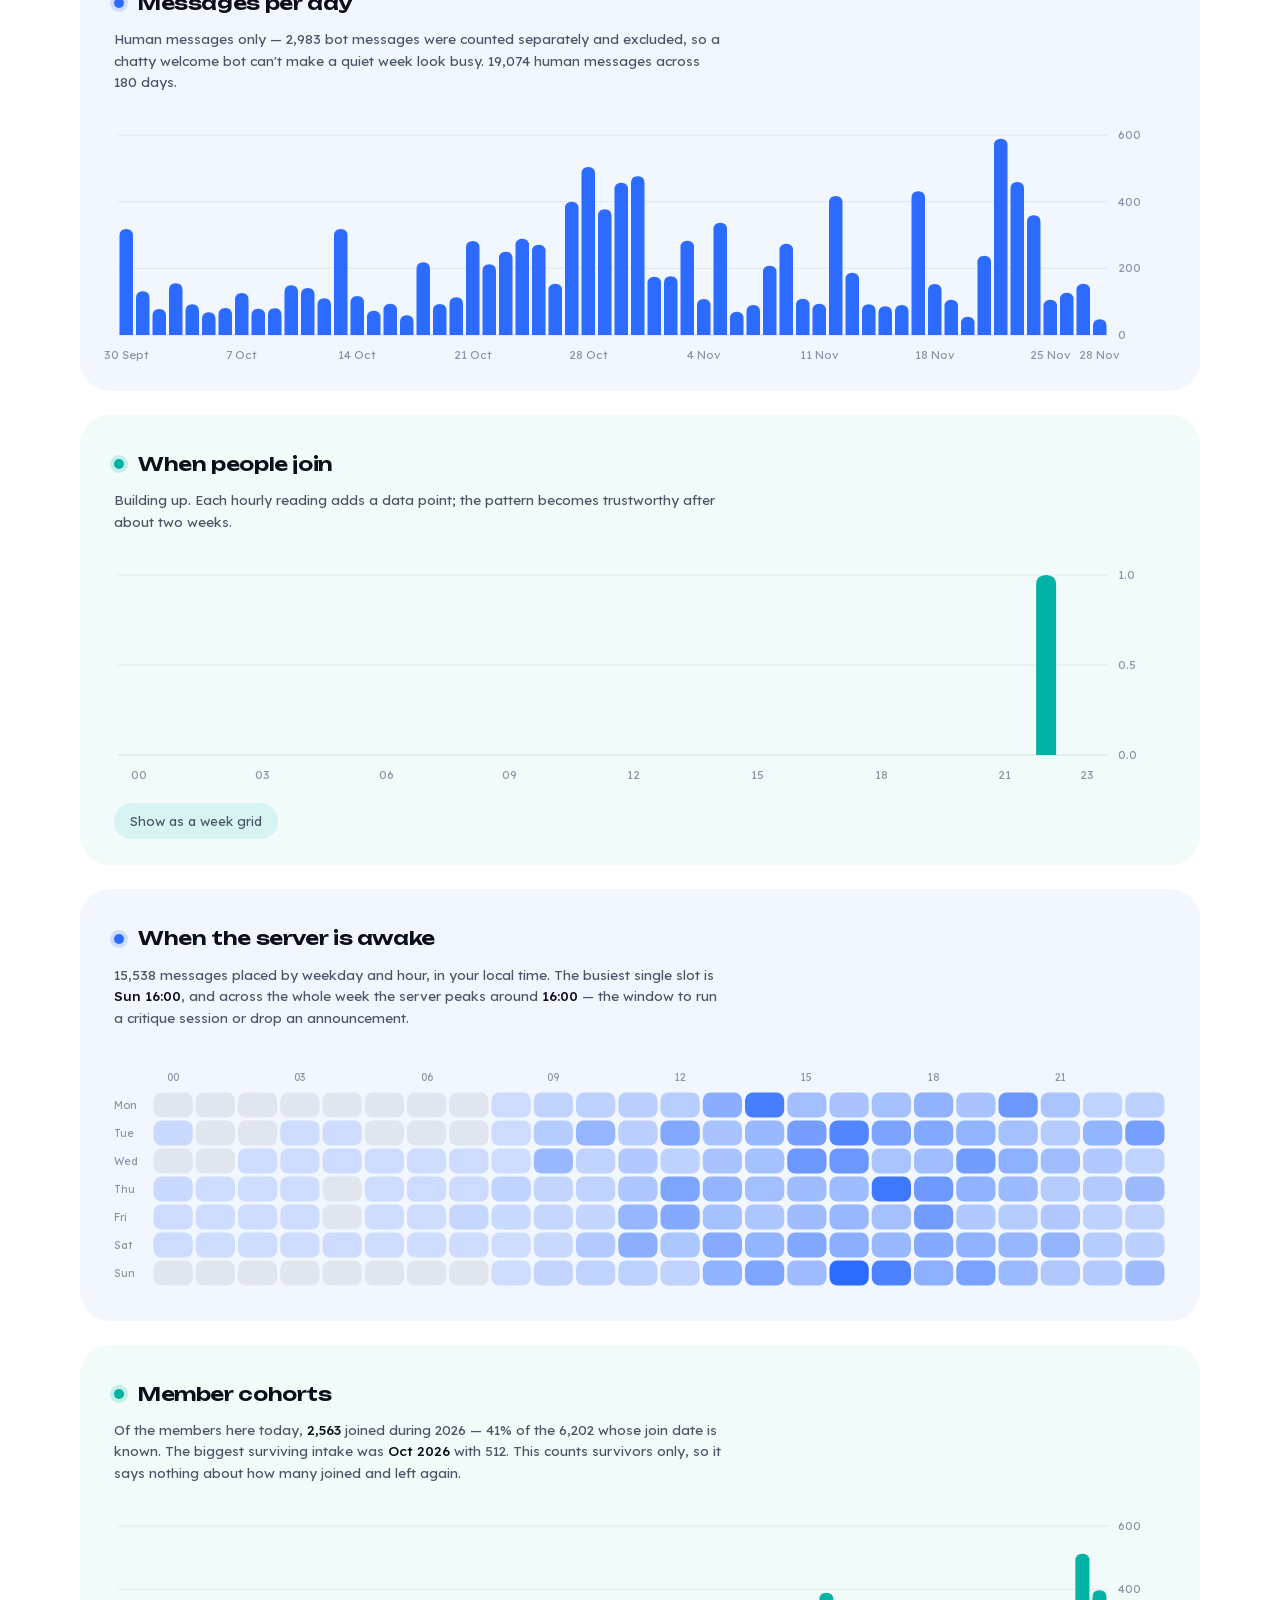
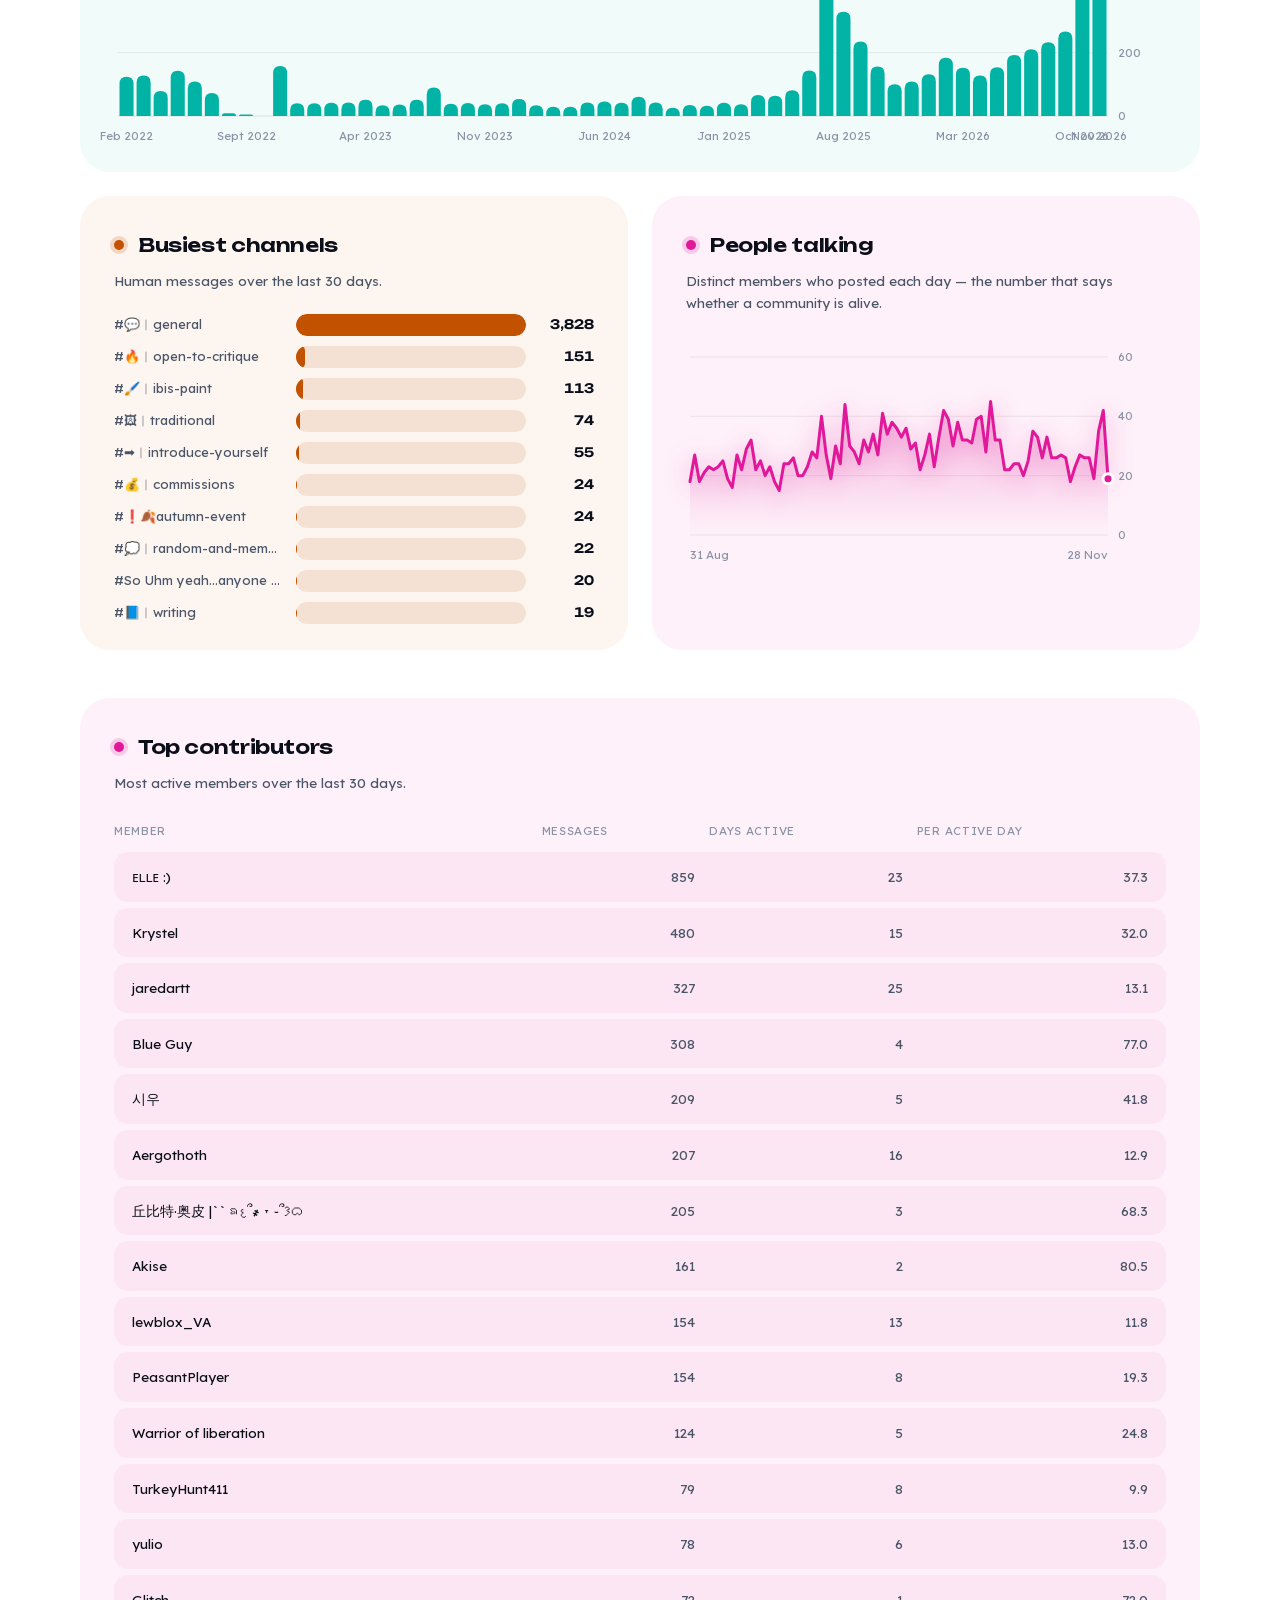
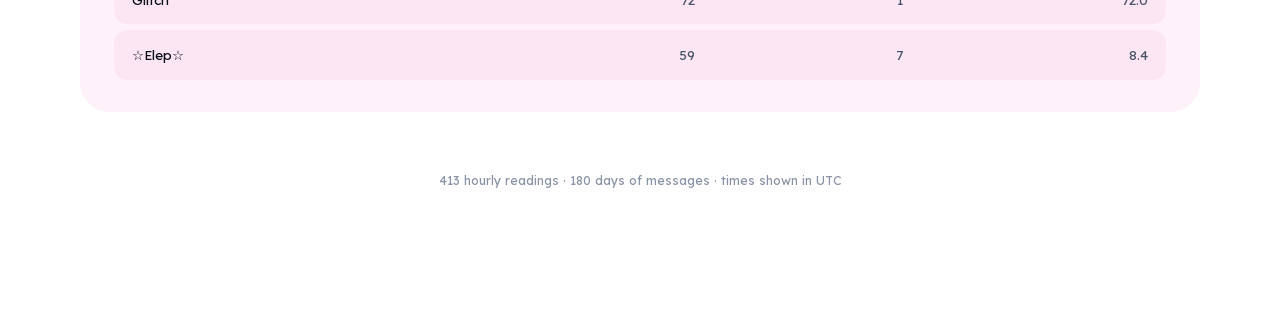
<file: discord.html>
<!doctype html>
<html lang="en">
<head>
<meta charset="utf-8">
<meta name="viewport" content="width=device-width, initial-scale=1, viewport-fit=cover">
<title>Artist Academy — server</title>
<link rel="icon" type="image/png" sizes="32x32" href="icons/favicon-32.png">
<link rel="icon" type="image/png" sizes="64x64" href="icons/favicon-64.png">
<link rel="icon" type="image/png" sizes="192x192" href="icons/icon-192.png">
<link rel="apple-touch-icon" href="icons/apple-touch-icon.png">
<link rel="stylesheet" href="fonts/fonts.css">
<link rel="stylesheet" href="assets/app.css">
</head>
<body class="a-violet">
<div class="wrap">

  <header class="rise">
    <img class="mark" src="icons/icon-192.png" alt="jaredartt" width="44" height="44">
    <div>
      <h1>Artist Academy</h1>
      <div class="updated" id="updated"></div>
    </div>
    <span class="spacer"></span>
    <div class="clock" title="Data is collected on a schedule by GitHub Actions. The countdown is to the next scheduled run — GitHub's scheduler is best-effort and can run a few minutes late. The page reloads itself once the new numbers land.">
      <span class="pip"></span><span class="lbl">next update</span><b id="next-update">—</b>
    </div>
    <nav class="nav">
      <a href="index.html">Instagram</a>
      <a href="discord.html" aria-current="page">Discord</a>
    </nav>
    <button class="btn" id="theme" type="button">Theme</button>
  </header>

  <div id="banner"></div>

  <div id="buddy" class="buddy a-violet"></div>

  <div class="hero rise" style="animation-delay:.05s">
    <div class="hero-label">Members</div>
    <div class="hero-value display" id="hero">—</div>
    <div class="hero-sub" id="hero-sub"></div>
  </div>

  <div class="stats stats-3" id="stats-members"></div>
  <div class="stats stats-3" id="stats-messages"></div>
  <div class="stats stats-3" id="stats-more"></div>

  <section class="block a-violet rise" style="animation-delay:.1s">
    <div class="block-head">
      <span class="dot"></span><h2>Member growth</h2>
      <div class="ranges" id="ranges"></div>
    </div>
    <p class="note" id="growth-note"></p>
    <div class="chart" id="growth"></div>
  </section>

  <section class="block a-blue rise" style="animation-delay:.14s">
    <div class="block-head"><span class="dot"></span><h2>Messages per day</h2></div>
    <p class="note" id="messages-note"></p>
    <div class="chart" id="messages"></div>
  </section>

  <section class="block a-teal rise" style="animation-delay:.18s">
    <div class="block-head"><span class="dot"></span><h2>When people join</h2></div>
    <p class="note" id="hour-insight"></p>
    <div class="chart" id="byhour"></div>
    <details id="heat-wrap" hidden>
      <summary>Show as a week grid</summary>
      <div class="heat"><div class="heat-inner"><div class="chart" id="heatmap"></div></div></div>
    </details>
  </section>

  <section class="block a-blue rise" style="animation-delay:.2s">
    <div class="block-head"><span class="dot"></span><h2>When the server is awake</h2></div>
    <p class="note" id="awake-note"></p>
    <div class="heat"><div class="heat-inner"><div class="chart" id="activity"></div></div></div>
  </section>

  <section class="block a-teal rise" style="animation-delay:.21s">
    <div class="block-head"><span class="dot"></span><h2>Member cohorts</h2></div>
    <p class="note" id="cohort-note"></p>
    <div class="chart" id="cohorts"></div>
  </section>

  <div class="two-up">
    <section class="block a-orange rise" style="animation-delay:.22s">
      <div class="block-head"><span class="dot"></span><h2>Busiest channels</h2></div>
      <p class="note">Human messages over the last 30 days.</p>
      <div id="channels"></div>
    </section>
    <section class="block a-pink rise" style="animation-delay:.26s">
      <div class="block-head"><span class="dot"></span><h2>People talking</h2></div>
      <p class="note">Distinct members who posted each day — the number that says whether a community is alive.</p>
      <div class="chart" id="posters"></div>
    </section>
  </div>

  <section class="block a-pink rise" style="animation-delay:.3s; margin-top:24px">
    <div class="block-head"><span class="dot"></span><h2>Top contributors</h2></div>
    <p class="note" id="contrib-note"></p>
    <div id="contrib-table"></div>
  </section>

  <footer id="footer"></footer>
</div>

<script src="assets/charts.js"></script>
<script>
// ===========================================================================
//  Build the page
// ===========================================================================
(async function main() {
  let members  = await load('data/discord-members.csv', parseCsv);
  let messages = await load('data/discord-messages.csv', parseCsv);
  let joins    = await load('data/discord-joins.csv', parseCsv);
  let channels = await load('data/discord-channel-daily.csv', parseCsv);
  let authors  = await load('data/discord-authors.csv', parseCsv);
  let meta     = await load('data/discord-meta.json', JSON.parse);
  let demo = false;

  const hasReal = members && members.length >= 1 && messages && messages.length >= 1;
  if (!hasReal) {
    ({ members, messages, joins, channels, authors } = demoServer());
    meta = { names: 'pseudonymous' };
    demo = true;
    document.getElementById('banner').innerHTML =
      `<div class="banner"><b>Showing sample data.</b> Real numbers replace this once the bot is
       connected and the first workflow run finishes.</div>`;
  }

  members = members.filter(r => num(r.members) !== null).sort((a, b) => a.ts_utc.localeCompare(b.ts_utc));
  messages = (messages || []).slice().sort((a, b) => a.date.localeCompare(b.date));
  joins = (joins || []).slice().sort((a, b) => a.date.localeCompare(b.date));

  // ---- member series, with history reconstructed from join dates ----------
  const dailyMap = new Map();
  for (const r of members) dailyMap.set(localParts(r.ts_utc).date, num(r.members));

  const joinsByDate = new Map(joins.map(r => [r.date, num(r.joins) || 0]));
  const estimated = new Set();
  const dayBefore = (d) => {
    const t = new Date(d + 'T12:00:00Z'); t.setUTCDate(t.getUTCDate() - 1);
    return t.toISOString().slice(0, 10);
  };

  const measuredDates = [...dailyMap.keys()].sort();
  if (measuredDates.length && joins.length) {
    const earliest = joins[0].date;
    let d = measuredDates[0], cur = dailyMap.get(d), guard = 0;
    while (d > earliest && guard++ < 4000) {
      cur -= joinsByDate.get(d) ?? 0;
      d = dayBefore(d);
      dailyMap.set(d, Math.max(0, cur));
      estimated.add(d);
    }
  }

  const daily = [...dailyMap.entries()].sort((a, b) => a[0].localeCompare(b[0]));
  const current = daily.length ? daily[daily.length - 1][1] : null;
  const at = back => {
    if (daily.length < 2) return null;
    const i = daily.length - 1 - back;
    return i >= 0 ? daily[i][1] : daily[0][1];
  };

  countUp(document.getElementById('hero'), current);

  let d24 = null;
  if (members.length >= 2) {
    const lastTs = Date.parse(members[members.length - 1].ts_utc);
    let ref = null;
    for (const r of members) if (Date.parse(r.ts_utc) <= lastTs - 86400_000) ref = r;
    if (ref) d24 = num(members[members.length - 1].members) - num(ref.members);
  }
  const d7 = current !== null && at(7) !== null ? current - at(7) : null;
  const d30 = current !== null && at(30) !== null ? current - at(30) : null;

  document.getElementById('hero-sub').innerHTML = d30 === null ? ''
    : `<span class="${d30 >= 0 ? 'up' : 'down'}">${signed(d30)}</span> over the last 30 days`;

  document.getElementById('updated').textContent = members.length
    ? 'updated ' + new Date(members[members.length - 1].ts_utc)
        .toLocaleString('en-GB', { day: 'numeric', month: 'short', hour: '2-digit', minute: '2-digit' })
    : '';

  // ---- tiles --------------------------------------------------------------
  const delta = (v) => v === null ? '—' : signed(v);
  const dcls = (v) => v === null ? 'pending' : (v >= 0 ? 'up' : 'down');
  const tile = (s, i) => `
    <div class="stat ${s.a} rise" style="animation-delay:${.06 + i * .04}s">
      <div class="stat-label">${s.label}</div>
      <div class="stat-value ${s.cls || ''}">${s.value}</div>
      <div class="stat-sub">${s.sub}</div>
    </div>`;

  document.getElementById('stats-members').innerHTML = [
    { a: 'a-teal',   label: 'Members, last 24 hours', value: delta(d24), cls: dcls(d24),
      sub: d24 === null ? 'needs a day of readings' : 'net members' },
    { a: 'a-blue',   label: 'Members, last 7 days',  value: delta(d7),  cls: dcls(d7),  sub: 'net members' },
    { a: 'a-violet', label: 'Members, last 30 days', value: delta(d30), cls: dcls(d30), sub: 'net members' },
  ].map(tile).join('');

  // Messages: value for the window, plus how it compares with the window before
  // it. "Is it growing?" is the whole question, so the comparison is the point.
  const humansOn = (r) => num(r.humans) ?? num(r.messages) ?? 0;
  const windowSum = (from, to) => messages.slice(messages.length - to, messages.length - from)
    .reduce((s, r) => s + humansOn(r), 0);

  const pct = (now, prev) => {
    if (!prev) return null;
    return Math.round(((now - prev) / prev) * 100);
  };
  const trend = (n, p, unit) => {
    const c = pct(n, p);
    if (c === null) return `vs previous ${unit}: —`;
    return `<span class="${c >= 0 ? 'up' : 'down'}">${c >= 0 ? '+' : ''}${c}%</span> vs previous ${unit}`;
  };

  const m1 = windowSum(0, 1),  p1 = windowSum(1, 2);
  const m7 = windowSum(0, 7),  p7 = windowSum(7, 14);
  const m30 = windowSum(0, 30), p30 = windowSum(30, 60);

  document.getElementById('stats-messages').innerHTML = [
    { a: 'a-blue',   label: 'Messages yesterday',  value: compact(m1),  sub: trend(m1, p1, 'day') },
    { a: 'a-pink',   label: 'Messages, 7 days',    value: compact(m7),  sub: trend(m7, p7, 'week') },
    { a: 'a-orange', label: 'Messages, 30 days',   value: compact(m30), sub: trend(m30, p30, 'month') },
  ].map((s, i) => tile(s, i + 3)).join('');

  // ---- active people, busiest channel ------------------------------------
  const recent = (rows, days) => {
    const cut = new Date(Date.now() - days * 86400_000).toISOString().slice(0, 10);
    return (rows || []).filter(r => r.date >= cut);
  };
  const posters7 = new Set(recent(authors, 7).map(r => r.author)).size;

  const chanTotals = new Map();
  for (const r of recent(channels, 30)) {
    chanTotals.set(r.channel, (chanTotals.get(r.channel) || 0) + (num(r.messages) || 0));
  }
  const chanRanked = [...chanTotals.entries()].sort((a, b) => b[1] - a[1]);
  const online = members.length ? num(members[members.length - 1].online) : null;

  document.getElementById('stats-more').innerHTML = [
    { a: 'a-teal',   label: 'Online now',      value: compact(online), sub: 'members present' },
    { a: 'a-pink',   label: 'People talking',  value: fmt(posters7 || null), sub: 'posted in the last 7 days' },
    { a: 'a-orange', label: 'Busiest channel', value: chanRanked[0] ? `#${chanRanked[0][0]}` : '—',
      cls: chanRanked[0] && chanRanked[0][0].length > 10 ? 'long' : '',
      sub: chanRanked[0] ? `${fmt(chanRanked[0][1])} messages, 30 days` : 'no data yet' },
  ].map((s, i) => tile(s, i + 6)).join('');

  // ---- member growth ------------------------------------------------------
  const rangesEl = document.getElementById('ranges');
  const growthEl = document.getElementById('growth');
  const RANGES = [{ label: '30d', days: 30 }, { label: '90d', days: 90 },
                  { label: '1y', days: 365 }, { label: 'All', days: Infinity }];
  let active = 1;

  const drawGrowth = () => {
    const days = RANGES[active].days;
    const slice = days === Infinity ? daily : daily.slice(-days);
    growthEl.innerHTML = '';
    lineChart(growthEl, slice.map(([date, y]) => ({
      y, label: fmtDate(date), tipLabel: fmtDateFull(date), est: estimated.has(date),
    })), { height: 300 });
  };

  rangesEl.innerHTML = RANGES.map((r, i) =>
    `<button type="button" data-i="${i}" aria-pressed="${i === active}">${r.label}</button>`).join('');
  rangesEl.addEventListener('click', ev => {
    const b = ev.target.closest('button'); if (!b) return;
    active = Number(b.dataset.i);
    rangesEl.querySelectorAll('button').forEach((x, i) => x.setAttribute('aria-pressed', String(i === active)));
    drawGrowth();
  });
  drawGrowth();

  document.getElementById('growth-note').innerHTML = estimated.size
    ? `Solid from ${fmtDate(measuredDates[0])}, when hourly tracking began. The dotted part is
       rebuilt from the join dates of members who are <b>still here</b> — so it can't see anyone
       who has since left, which means it understates the past and never dips. Treat its shape as
       indicative and its recent end as exact.`
    : `Measured hourly. Discord keeps no history of its own, so this exists only because something
       writes it down every hour.`;

  // ---- messages per day ---------------------------------------------------
  const msgBars = messages.slice(-60).map(r => ({
    label: `${fmtDateFull(r.date)} · ${fmt(num(r.humans) ?? 0)} human, ${fmt(num(r.bots) ?? 0)} bot`,
    short: fmtDate(r.date), value: humansOn(r),
  }));
  columnChart(document.getElementById('messages'), msgBars, { height: 250 });

  const totalHuman = messages.reduce((s, r) => s + humansOn(r), 0);
  const totalBot = messages.reduce((s, r) => s + (num(r.bots) || 0), 0);
  document.getElementById('messages-note').innerHTML =
    `Human messages only — ${fmt(totalBot)} bot message${totalBot === 1 ? '' : 's'} were counted
     separately and excluded, so a chatty welcome bot can't make a quiet week look busy.
     ${fmt(totalHuman)} human messages across ${messages.length} days.`;

  // ---- when people join ---------------------------------------------------
  const hourSum = Array(24).fill(0), hourN = Array(24).fill(0);
  const grid = Array.from({ length: 7 }, () => Array(24).fill(null));
  const gridN = Array.from({ length: 7 }, () => Array(24).fill(0));

  for (let i = 1; i < members.length; i++) {
    const gapH = (Date.parse(members[i].ts_utc) - Date.parse(members[i - 1].ts_utc)) / 3600000;
    if (gapH < 0.5 || gapH > 1.5) continue;
    const delta = num(members[i].members) - num(members[i - 1].members);
    if (!Number.isFinite(delta)) continue;
    const { hour, weekday } = localParts(members[i].ts_utc);
    hourSum[hour] += delta; hourN[hour]++;
    grid[weekday][hour] = (grid[weekday][hour] ?? 0) + delta;
    gridN[weekday][hour]++;
  }

  const hourAvg = hourSum.map((s, h) => hourN[h] ? s / hourN[h] : null);
  columnChart(document.getElementById('byhour'),
    hourAvg.some(v => v !== null)
      ? hourAvg.map((v, h) => ({ label: hourLabel(h), short: String(h).padStart(2, '0'),
                                 value: v === null ? 0 : Math.round(v * 100) / 100 }))
      : null,
    { signed: true, height: 230, maxBar: 20, diverging: true,
      empty: 'Nothing here yet — this needs a couple of weeks of hourly readings before the pattern means anything.' });

  const ranked = hourAvg.map((v, h) => ({ h, v })).filter(x => x.v !== null && x.v > 0).sort((a, b) => b.v - a.v);
  document.getElementById('hour-insight').innerHTML = ranked.length >= 3
    ? `Across ${hourN.reduce((a, b) => a + b, 0).toLocaleString()} hourly readings, the server grows
       fastest around <b>${hourLabel(ranked[0].h)}</b>, <b>${hourLabel(ranked[1].h)}</b> and
       <b>${hourLabel(ranked[2].h)}</b>, local time — useful for timing an event or an announcement.`
    : `Building up. Each hourly reading adds a data point; the pattern becomes trustworthy after about two weeks.`;

  if (gridN.some(row => row.some(n => n > 0))) {
    document.getElementById('heat-wrap').hidden = false;
    heatmap(document.getElementById('heatmap'),
      grid.flatMap((row, weekday) => row.map((v, hour) => ({
        weekday, hour, value: gridN[weekday][hour] ? v / gridN[weekday][hour] : null,
      }))));
  }

  // ---- channels + posters -------------------------------------------------
  barList(document.getElementById('channels'),
    chanRanked.slice(0, 10).map(([name, value]) => ({ label: '#' + name, value })),
    { empty: 'No channel data yet.' });

  const posterSeries = messages.map(r => ({
    y: num(r.authors), label: fmtDate(r.date), tipLabel: fmtDateFull(r.date),
  })).filter(p => p.y !== null).slice(-90);
  lineChart(document.getElementById('posters'), posterSeries,
    { height: 230, empty: 'Waiting for the first daily run.' });

  // ---- top contributors ---------------------------------------------------
  const contribTotals = new Map();
  const contribDays = new Map();
  for (const r of recent(authors, 30)) {
    contribTotals.set(r.author, (contribTotals.get(r.author) || 0) + (num(r.messages) || 0));
    if (!contribDays.has(r.author)) contribDays.set(r.author, new Set());
    contribDays.get(r.author).add(r.date);
  }
  const contrib = [...contribTotals.entries()].sort((a, b) => b[1] - a[1]).slice(0, 15);

  document.getElementById('contrib-note').innerHTML = meta?.names === 'real'
    ? `Most active members over the last 30 days.`
    : `Most active members over the last 30 days, shown under stable pseudonyms. This site is
       public, and publishing your members' names alongside their activity is their call as much
       as yours — so names are hidden by default. Set the <b>DISCORD_SHOW_NAMES</b> repository
       variable to <b>true</b> if you decide otherwise.`;

  document.getElementById('contrib-table').innerHTML = contrib.length ? `
    <table>
      <thead><tr><th>Member</th><th class="n">Messages</th><th class="n">Days active</th><th class="n">Per active day</th></tr></thead>
      <tbody>${contrib.map(([name, total]) => {
        const d = contribDays.get(name).size;
        return `<tr>
          <td>${escapeHtml(name)}</td>
          <td class="n">${fmt(total)}</td>
          <td class="n">${fmt(d)}</td>
          <td class="n">${(total / d).toFixed(1)}</td>
        </tr>`;
      }).join('')}</tbody>
    </table>` : '<div class="empty">No activity recorded yet.</div>';


  // ---- when the server is awake -------------------------------------------
  // Message counts are stored as UTC date + hour; they're folded into the
  // reader's own weekday and hour here, so the grid means something locally.
  const hourly = await load('data/discord-hourly.csv', parseCsv);
  const actGrid = Array.from({ length: 7 }, () => Array(24).fill(0));
  let actTotal = 0;
  for (const r of hourly || []) {
    const v = num(r.messages) || 0;
    const d = new Date(`${r.date}T${String(r.hour).padStart(2, '0')}:00:00Z`);
    if (Number.isNaN(+d)) continue;
    actGrid[(d.getDay() + 6) % 7][d.getHours()] += v;
    actTotal += v;
  }

  if (actTotal > 0) {
    heatmap(document.getElementById('activity'),
      actGrid.flatMap((row, weekday) => row.map((v, hour) => ({ weekday, hour, value: v }))),
      { mono: true, unit: ' messages' });

    let best = { v: -1 };
    actGrid.forEach((row, wd) => row.forEach((v, h) => { if (v > best.v) best = { v, wd, h }; }));
    const byHour = Array(24).fill(0);
    actGrid.forEach(row => row.forEach((v, h) => { byHour[h] += v; }));
    const peakHour = byHour.indexOf(Math.max(...byHour));
    document.getElementById('awake-note').innerHTML =
      `${fmt(actTotal)} messages placed by weekday and hour, in your local time. The busiest single
       slot is <b>${dayName[best.wd]} ${hourLabel(best.h)}</b>, and across the whole week the server
       peaks around <b>${hourLabel(peakHour)}</b> — the window to run a critique session or drop an
       announcement.`;
  } else {
    document.getElementById('activity').innerHTML =
      `<div class="empty">Starts filling from the next daily run.</div>`;
    document.getElementById('awake-note').textContent =
      'When conversation actually happens, by weekday and hour. The job began recording this today, so the grid fills in from tomorrow.';
  }

  // ---- member cohorts -----------------------------------------------------
  const byMonth = new Map();
  for (const r of joins) {
    const m = r.date.slice(0, 7);
    byMonth.set(m, (byMonth.get(m) || 0) + (num(r.joins) || 0));
  }
  const months = [...byMonth.entries()].sort();
  if (months.length) {
    const label = (m) => new Date(m + '-01T12:00:00Z')
      .toLocaleDateString('en-GB', { month: 'short', year: 'numeric' });
    columnChart(document.getElementById('cohorts'),
      months.map(([m, v]) => ({ label: `${label(m)} · ${fmt(v)} still here`, short: label(m), value: v })),
      { height: 240, maxBar: 18 });

    const total = months.reduce((s, [, v]) => s + v, 0);
    const thisYear = String(new Date().getFullYear());
    const recent = months.filter(([m]) => m.startsWith(thisYear)).reduce((s, [, v]) => s + v, 0);
    const top = months.slice().sort((a, b) => b[1] - a[1])[0];
    document.getElementById('cohort-note').innerHTML =
      `Of the members here today, <b>${fmt(recent)}</b> joined during ${thisYear} —
       ${Math.round((recent / total) * 100)}% of the ${fmt(total)} whose join date is known.
       The biggest surviving intake was <b>${label(top[0])}</b> with ${fmt(top[1])}.
       This counts survivors only, so it says nothing about how many joined and left again.`;
  }


  // ---- the little guy -----------------------------------------------------
  // Same facts every load, assembled from a pool of phrasings so it reads like
  // someone talking rather than a template firing.
  {
    const wk = pct(m7, p7), mo = pct(m30, p30);
    const top = chanRanked[0];
    const net = d30 ?? 0;
    const monthUp = mo !== null && mo >= 0;

    let mood = net > 0 ? 'happy' : net < 0 ? 'sad' : 'ok';
    if (wk !== null && wk < 0 && mood === 'happy') mood = 'ok';

    const headline = net > 0 ? pick([
      `Artist Academy's in good shape — <b>${fmt(current)}</b> members, <b>+${fmt(net)}</b> this month.`,
      `<b>${fmt(current)}</b> members now, <b>+${fmt(net)}</b> over thirty days. Steady growth.`,
      `The server's growing: <b>+${fmt(net)}</b> this month, <b>${fmt(current)}</b> in total.`,
      `Up <b>${fmt(net)}</b> members this month. That's <b>${fmt(current)}</b> people in there now.`,
    ]) : net < 0 ? pick([
      `Slightly down this month — <b>${fmt(Math.abs(net))}</b> members left, <b>${fmt(current)}</b> remain.`,
      `<b>${fmt(current)}</b> members, <b>down ${fmt(Math.abs(net))}</b> over thirty days.`,
    ]) : pick([
      `Flat month — <b>${fmt(current)}</b> members, same as thirty days ago.`,
      `<b>${fmt(current)}</b> members and holding steady.`,
    ]);

    const opts = [];
    if (posters7) opts.push(pick([
      `<b>${fmt(posters7)}</b> people actually said something in the last week.`,
      `<b>${fmt(posters7)}</b> members posted this week — the rest were reading.`,
      `Talking in the last seven days: <b>${fmt(posters7)}</b> people.`,
    ]));
    if (top) opts.push(pick([
      `<b>#${escapeHtml(top[0])}</b> is carrying most of the conversation.`,
      `Most of it happens in <b>#${escapeHtml(top[0])}</b>, as usual.`,
      `<b>#${escapeHtml(top[0])}</b> took <b>${fmt(top[1])}</b> messages this month on its own.`,
    ]));
    if (wk !== null) opts.push(
      wk >= 0 && monthUp ? pick([
        `Chat's up ${wk}% on last week, and the month is up ${mo}% too — it's building.`,
        `Messages up ${wk}% week on week, ${mo}% on the month. Both pointing the same way.`,
      ]) : wk >= 0 ? pick([
        `Chat's up ${wk}% on last week, which is a decent turn.`,
        `Messages picked up ${wk}% this week.`,
      ]) : monthUp ? pick([
        `Chat's down ${Math.abs(wk)}% this week, but the month's up ${mo}% — one quiet week inside a rising month is normal.`,
        `Quieter week (${Math.abs(wk)}% down), though the month overall is up ${mo}%. Wouldn't read much into it yet.`,
      ]) : pick([
        `Chat's down ${Math.abs(wk)}% this week${mo !== null ? ` and ${Math.abs(mo)}% on the month` : ''} — worth an eye on.`,
        `Message volume is sliding: ${Math.abs(wk)}% down on the week.`,
      ]));
    if (online && current) opts.push(pick([
      `<b>${fmt(online)}</b> online right now, about ${Math.round((online / current) * 100)}% of the server.`,
      `<b>${fmt(online)}</b> people are in there at this moment.`,
    ]));
    if (actTotal > 0) {
      const byH = Array(24).fill(0);
      actGrid.forEach(row => row.forEach((v, h) => { byH[h] += v; }));
      const peak = byH.indexOf(Math.max(...byH));
      opts.push(pick([
        `The place wakes up around <b>${hourLabel(peak)}</b> your time.`,
        `Busiest hour is <b>${hourLabel(peak)}</b> locally — good slot for anything you want seen.`,
      ]));
    }
    if (typeof months !== 'undefined' && months.length) {
      const yr = String(new Date().getFullYear());
      const recent = months.filter(([m]) => m.startsWith(yr)).reduce((a, [, v]) => a + v, 0);
      if (recent) opts.push(pick([
        `<b>${fmt(recent)}</b> of your current members joined during ${yr}.`,
        `Roughly <b>${fmt(recent)}</b> of the people in there are ${yr} arrivals.`,
      ]));
    }
    if (typeof contrib !== 'undefined' && contrib.length) opts.push(pick([
      `<b>${escapeHtml(contrib[0][0])}</b> has been the loudest voice this month, with ${fmt(contrib[0][1])} messages.`,
      `Top talker this month: <b>${escapeHtml(contrib[0][0])}</b>.`,
    ]));

    const closer = net > 0 ? pick([
      `Whatever you're doing over there, it's working.`,
      `This one's healthy. Leave it alone and let it run.`,
      `Good place to be.`,
      `Nice contrast with the other tab, honestly.`,
    ]) : pick([
      `Worth a look at what changed.`,
      `Not dramatic, but keep half an eye on it.`,
      `Nothing alarming yet.`,
    ]);

    buddy(document.getElementById('buddy'), {
      mood,
      text: [greeting('Jared'), headline, ...sample(opts, 3), closer].join(' '),
    });
  }

  document.getElementById('footer').textContent =
    `${members.length.toLocaleString()} hourly readings · ${messages.length} days of messages · ` +
    `times shown in ${TZ}` + (demo ? ' · sample data' : '');
})();

startUpdateClock(10);

// ===========================================================================
//  Sample data — so the page is never blank before the bot is connected.
// ===========================================================================
function demoServer() {
  const now = Date.now();
  const iso = (ms) => new Date(ms).toISOString().slice(0, 10);
  const shape = h => [0.3,0.2,0.15,0.1,0.1,0.15,0.3,0.6,0.9,1.1,1.2,1.3,
                      1.4,1.35,1.3,1.4,1.6,1.9,2.3,2.6,2.4,1.8,1.1,0.6][h];

  const members = [];
  let m = 3900;
  for (let i = 24 * 30; i >= 0; i--) {
    const t = new Date(now - i * 3600000);
    m += shape(t.getHours()) * (0.25 + Math.random() * 0.4) - 0.25;
    members.push({
      ts_utc: new Date(t.setMinutes(0, 0, 0)).toISOString().slice(0, 13) + ':00:00Z',
      members: String(Math.round(m)), online: String(Math.round(m * 0.14 + Math.random() * 40)),
    });
  }

  const messages = [], authorsRows = [], channelRows = [];
  const chanNames = ['general', 'share-your-work', 'critique', 'resources', 'off-topic', 'introductions'];
  for (let i = 89; i >= 0; i--) {
    const date = iso(now - i * 86400000);
    const wk = [1, 1.05, 1.1, 1.1, 1.25, 1.35, 1.15][(new Date(date).getDay() + 6) % 7];
    const humans = Math.round((150 + (89 - i) * 1.2) * wk * (0.7 + Math.random() * 0.6));
    const bots = Math.round(humans * 0.08);
    const posters = Math.round(humans / (4 + Math.random() * 3));
    messages.push({ date, messages: String(humans + bots), humans: String(humans), bots: String(bots), authors: String(posters) });

    let left = humans;
    chanNames.forEach((c, idx) => {
      const share = idx === 0 ? 0.4 : idx === 1 ? 0.24 : 0.36 / (chanNames.length - 2);
      const v = Math.round(humans * share * (0.7 + Math.random() * 0.6));
      left -= v;
      channelRows.push({ date, channel: c, messages: String(Math.max(0, v)) });
    });
    for (let a = 0; a < posters; a++) {
      authorsRows.push({ date, author: 'Member ' + (1000 + (a * 37) % 260).toString(16).toUpperCase(),
                         messages: String(1 + Math.floor(Math.random() * 9)) });
    }
  }

  const joins = [];
  for (let i = 700; i >= 30; i--) {
    joins.push({ date: iso(now - i * 86400000), joins: String(Math.max(0, Math.round(2 + Math.random() * 6))) });
  }

  return { members, messages, joins, channels: channelRows, authors: authorsRows };
}
</script>
</body>
</html>
</file>
<file: fonts/fonts.css>
/* Self-hosted. Generated by scripts/fetch-fonts.mjs — do not hand-edit. */
@font-face{font-family:'Unbounded';font-style:normal;font-weight:400 800;font-display:swap;src:url('unbounded.woff2') format('woff2');unicode-range:U+0000-00FF, U+0131, U+0152-0153, U+02BB-02BC, U+02C6, U+02DA, U+02DC, U+0304, U+0308, U+0329, U+2000-206F, U+20AC, U+2122, U+2191, U+2193, U+2212, U+2215, U+FEFF, U+FFFD;}
@font-face{font-family:'Lexend';font-style:normal;font-weight:300 500;font-display:swap;src:url('lexend.woff2') format('woff2');unicode-range:U+0000-00FF, U+0131, U+0152-0153, U+02BB-02BC, U+02C6, U+02DA, U+02DC, U+0304, U+0308, U+0329, U+2000-206F, U+20AC, U+2122, U+2191, U+2193, U+2212, U+2215, U+FEFF, U+FFFD;}
</file>
<file: assets/app.css>
/* ===================================================================
     Palette. Every colour below was run through a contrast + colour-blind
     validator against its own surface. The teal/coral pair matters most:
     it carries gains vs losses, and a red/green pair would collapse into
     one colour for ~8% of men.
     =================================================================== */
  :root {
    color-scheme: light;
    --page:      #ffffff;
    --ink:       #0b0f1a;
    --ink-2:     #4a5568;
    --muted:     #8a93a5;

    --blue:      #2b6bff;
    --pink:      #e0189a;
    --orange:    #c25100;
    --teal:      #00b3a4;
    --violet:    #7c4dff;

    --gain:      #00b3a4;
    --gain-ink:  #007d72;
    --loss:      #ff4d6d;
    --loss-ink:  #d42846;

    --tint:      rgba(43,107,255,.06);
    --tint-2:    rgba(43,107,255,.13);
    --grid:      rgba(11,15,26,.07);
    --shadow:    0 1px 2px rgba(11,15,26,.04), 0 8px 24px rgba(11,15,26,.05);
    --shadow-up: 0 2px 6px rgba(11,15,26,.06), 0 18px 44px rgba(11,15,26,.10);
    --pill:      rgba(11,15,26,.05);
  }
  @media (prefers-color-scheme: dark) {
    :root:not([data-theme="light"]) {
      color-scheme: dark;
      --page:     #0b0f19;
      --ink:      #f2f5fa;
      --ink-2:    #a8b3c7;
      --muted:    #6e7a90;
      --blue:     #4c82f7;
      --pink:     #de3e9b;
      --orange:   #d96a00;
      --teal:     #00a79a;
      --violet:   #8b6bf0;
      --gain:     #00a79a;
      --gain-ink: #16c2b2;
      --loss:     #f0455f;
      --loss-ink: #ff7089;
      --tint:     rgba(255,255,255,.035);
      --tint-2:   rgba(255,255,255,.07);
      --grid:     rgba(255,255,255,.07);
      --shadow:   0 1px 2px rgba(0,0,0,.4), 0 8px 24px rgba(0,0,0,.32);
      --shadow-up:0 2px 8px rgba(0,0,0,.5), 0 20px 48px rgba(0,0,0,.45);
      --pill:     rgba(255,255,255,.07);
    }
  }
  :root[data-theme="dark"] {
    color-scheme: dark;
    --page: #0b0f19; --ink: #f2f5fa; --ink-2: #a8b3c7; --muted: #6e7a90;
    --blue: #4c82f7; --pink: #de3e9b; --orange: #d96a00; --teal: #00a79a; --violet: #8b6bf0;
    --gain: #00a79a; --gain-ink: #16c2b2; --loss: #f0455f; --loss-ink: #ff7089;
    --tint: rgba(255,255,255,.035); --tint-2: rgba(255,255,255,.07);
    --grid: rgba(255,255,255,.07);
    --shadow: 0 1px 2px rgba(0,0,0,.4), 0 8px 24px rgba(0,0,0,.32);
    --shadow-up: 0 2px 8px rgba(0,0,0,.5), 0 20px 48px rgba(0,0,0,.45);
    --pill: rgba(255,255,255,.07);
  }

  * { box-sizing: border-box; }
  html, body { margin: 0; }
  body {
    background: var(--page);
    color: var(--ink);
    font: 400 15px/1.6 Lexend, system-ui, -apple-system, sans-serif;
    -webkit-font-smoothing: antialiased;
    padding: 0 20px 120px;
    overflow-x: hidden;
  }
  .wrap { max-width: 1120px; margin: 0 auto; }

  h1, h2, .display { font-family: Unbounded, system-ui, sans-serif; letter-spacing: -0.02em; }

  /* ---------- accent scoping: one hue per block ---------- */
  .a-blue   { --accent: var(--blue);   --wash: 43,107,255; }
  .a-pink   { --accent: var(--pink);   --wash: 224,24,154; }
  .a-orange { --accent: var(--orange); --wash: 194,81,0; }
  .a-teal   { --accent: var(--teal);   --wash: 0,179,164; }
  .a-violet { --accent: var(--violet); --wash: 124,77,255; }
  .a-loss   { --accent: var(--loss);   --wash: 255,77,109; }

  /* ---------- header ---------- */
  header {
    align-items: center; display: flex; gap: 14px; flex-wrap: wrap;
    padding: 44px 0 34px;
  }
  .mark {
    background: #fff; border-radius: 50%; box-shadow: var(--shadow);
    display: block; height: 44px; object-fit: cover; width: 44px;
    transition: transform .25s cubic-bezier(.2,.9,.3,1.4);
  }
  .mark:hover { transform: scale(1.08) rotate(-3deg); }
  h1 { font-size: 17px; font-weight: 600; margin: 0; }
  .updated { color: var(--muted); font-size: 13px; }
  .spacer { flex: 1 1 auto; }

  .btn {
    background: var(--pill); border: 0; border-radius: 999px; color: var(--ink-2);
    cursor: pointer; font: 400 13px Lexend, sans-serif; padding: 9px 18px;
    transition: transform .16s cubic-bezier(.2,.9,.3,1.2), background .16s, color .16s;
  }
  .btn:hover { background: var(--tint-2); color: var(--ink); transform: translateY(-1px); }
  .btn:active { transform: scale(.94); }

  /* ---------- hero ---------- */
  .hero {
    background:
      radial-gradient(120% 140% at 0% 0%, rgba(43,107,255,.13), transparent 62%),
      radial-gradient(120% 140% at 100% 100%, rgba(124,77,255,.13), transparent 62%),
      var(--tint);
    border-radius: 30px; margin-bottom: 16px; padding: 42px 40px 38px;
  }
  .hero-label {
    color: var(--muted); font-size: 12px; letter-spacing: .14em;
    text-transform: uppercase;
  }
  .hero-value {
    font-size: clamp(60px, 12vw, 108px); font-weight: 800; line-height: .95;
    margin: 16px 0 18px; letter-spacing: -0.045em;
  }
  .hero-sub { color: var(--ink-2); font-size: 15px; }
  .up { color: var(--gain-ink); }
  .down { color: var(--loss-ink); }
  .pending { color: var(--muted); }

  /* ---------- stat tiles ---------- */
  /* Two deliberate rows: the three follower deltas, then the four activity
     measures. Auto-fit would leave an orphan tile stranded on its own line. */
  .stats { display: grid; gap: 16px; margin-bottom: 16px; }
  .stats-3 { grid-template-columns: repeat(3, 1fr); }
  .stats-4 { grid-template-columns: repeat(4, 1fr); margin-bottom: 60px; }
  @media (max-width: 880px) {
    .stats-3, .stats-4 { grid-template-columns: repeat(2, 1fr); }
  }
  @media (max-width: 460px) {
    .stats-3, .stats-4 { grid-template-columns: 1fr; }
  }
  .stat {
    background: rgba(var(--wash), .07); border-radius: 22px; padding: 22px 22px 24px;
    position: relative; overflow: hidden;
    transition: transform .22s cubic-bezier(.2,.9,.3,1.2), box-shadow .22s, background .22s;
  }
  .stat::after {
    background: var(--accent); border-radius: 999px; content: ''; height: 4px;
    left: 22px; position: absolute; top: 0; width: 30px;
    transition: width .28s cubic-bezier(.2,.9,.3,1.2);
  }
  .stat:hover { background: rgba(var(--wash), .13); box-shadow: var(--shadow-up); transform: translateY(-4px); }
  .stat:hover::after { width: calc(100% - 44px); }
  .stat-label { color: var(--ink-2); font-size: 12.5px; margin-bottom: 12px; }
  .stat-value {
    font-family: Unbounded, sans-serif; font-size: 30px; font-weight: 600;
    letter-spacing: -0.03em; line-height: 1;
  }
  .stat-sub { color: var(--muted); font-size: 12px; margin-top: 8px; }
  /* Channel names are arbitrary text, often with emoji. A long one has to shrink
     rather than wrap into the tile below it. */
  .stat-value.long { font-size: 19px; letter-spacing: -0.01em; line-height: 1.25; overflow-wrap: anywhere; }

  /* ---------- blocks ---------- */
  .block {
    background: rgba(var(--wash), .06); border-radius: 30px;
    margin-bottom: 24px; padding: 34px 34px 26px;
    transition: background .3s;
  }
  .block:hover { background: rgba(var(--wash), .09); }
  .block-head { align-items: center; display: flex; flex-wrap: wrap; gap: 14px; margin-bottom: 10px; }
  h2 { font-size: 19px; font-weight: 600; margin: 0; }
  .dot {
    background: var(--accent); border-radius: 999px; height: 10px; width: 10px;
    box-shadow: 0 0 0 4px rgba(var(--wash), .18);
  }
  .note { color: var(--ink-2); font-size: 13.5px; margin: 0 0 22px; max-width: 68ch; }
  .note b { color: var(--ink); font-weight: 500; }
  .two-up { display: grid; gap: 24px; grid-template-columns: 1fr 1fr; }
  @media (max-width: 760px) {
    .two-up { grid-template-columns: 1fr; }
    .block, .hero { padding: 26px 20px 20px; border-radius: 24px; }
  }

  .chart { position: relative; width: 100%; }
  .chart svg { display: block; overflow: visible; width: 100%; }

  /* ---------- range pills ---------- */
  .ranges { display: flex; gap: 6px; margin-left: auto; }
  .ranges button {
    background: transparent; border: 0; border-radius: 999px; color: var(--muted);
    cursor: pointer; font: 400 13px Lexend, sans-serif; padding: 7px 15px;
    transition: transform .16s cubic-bezier(.2,.9,.3,1.2), background .18s, color .18s;
  }
  .ranges button:hover { background: rgba(var(--wash), .12); color: var(--ink); }
  .ranges button:active { transform: scale(.92); }
  .ranges button[aria-pressed="true"] {
    background: var(--accent); color: #fff; font-weight: 500;
  }

  /* ---------- tooltip ---------- */
  .tip {
    background: var(--ink); border-radius: 14px; color: var(--page);
    font-size: 12.5px; left: 0; opacity: 0; padding: 10px 14px; pointer-events: none;
    position: absolute; top: 0; white-space: nowrap; z-index: 6;
    transform: translate(-50%, -128%) scale(.94); transform-origin: 50% 120%;
    transition: opacity .14s, transform .18s cubic-bezier(.2,.9,.3,1.4);
  }
  .tip.on { opacity: 1; transform: translate(-50%, -118%) scale(1); }
  .tip .t-label { opacity: .62; font-size: 11.5px; margin-bottom: 4px; }
  .tip .t-value { font-family: Unbounded, sans-serif; font-size: 14px; font-weight: 600; }

  /* ---------- disclosure ---------- */
  details { margin-top: 18px; }
  summary {
    border-radius: 999px; color: var(--ink-2); cursor: pointer; display: inline-block;
    font-size: 13px; list-style: none; padding: 8px 16px; background: rgba(var(--wash), .10);
    transition: transform .16s cubic-bezier(.2,.9,.3,1.2), background .18s;
  }
  summary::-webkit-details-marker { display: none; }
  summary:hover { background: rgba(var(--wash), .18); transform: translateY(-1px); }
  summary:active { transform: scale(.95); }
  .heat { overflow-x: auto; padding-top: 18px; }
  .heat-inner { min-width: 580px; }

  /* ---------- table ---------- */
  table { border-collapse: separate; border-spacing: 0 6px; font-size: 13.5px; width: 100%; margin-top: 8px; }
  th {
    color: var(--muted); font-size: 11.5px; font-weight: 400; letter-spacing: .06em;
    padding: 0 14px 6px 0; text-align: left; text-transform: uppercase;
  }
  td { padding: 14px 14px 14px 0; transition: background .18s; }
  tbody tr { background: rgba(var(--wash), .05); }
  tbody tr:hover { background: rgba(var(--wash), .12); }
  td:first-child { border-radius: 14px 0 0 14px; padding-left: 18px; }
  td:last-child { border-radius: 0 14px 14px 0; padding-right: 18px; }
  td.n { font-variant-numeric: tabular-nums; text-align: right; color: var(--ink-2); }
  td a { color: var(--ink); text-decoration: none; }
  td a:hover { color: var(--accent); }

  .empty { color: var(--muted); font-size: 13.5px; padding: 46px 10px; text-align: center; }
  .banner {
    background: rgba(var(--wash), .10); border-radius: 20px; color: var(--ink-2);
    font-size: 13.5px; margin-bottom: 22px; padding: 16px 20px;
  }
  .banner b { color: var(--ink); font-weight: 500; }
  footer { color: var(--muted); font-size: 12.5px; padding-top: 34px; text-align: center; }

  /* ---------- motion ---------- */
  @keyframes rise { from { opacity: 0; transform: translateY(18px); } to { opacity: 1; transform: none; } }
  .rise { animation: rise .5s cubic-bezier(.2,.9,.3,1) backwards; }
  @keyframes pulse {
    0%,100% { opacity: .5; r: 5; }
    50%     { opacity: 0;  r: 11; }
  }
  @media (prefers-reduced-motion: reduce) {
    *, *::before, *::after { animation-duration: .001ms !important; transition-duration: .001ms !important; }
  }

/* ---------- tab navigation (shared by both dashboards) ---------- */
.nav { display: flex; gap: 4px; background: var(--pill); border-radius: 999px; padding: 4px; }
.nav a {
  border-radius: 999px; color: var(--ink-2); display: block; font-size: 13px;
  padding: 7px 16px; text-decoration: none;
  transition: transform .16s cubic-bezier(.2,.9,.3,1.2), background .18s, color .18s;
}
.nav a:hover { color: var(--ink); transform: translateY(-1px); }
.nav a[aria-current="page"] { background: var(--accent); color: #fff; font-weight: 500; }

/* ---------- horizontal bars (channel breakdown) ---------- */
.hbars { display: grid; gap: 10px; margin-top: 6px; }
.hbar { align-items: center; display: grid; gap: 14px; grid-template-columns: minmax(90px, 168px) 1fr auto; }
.hbar-name {
  color: var(--ink-2); font-size: 13px; overflow: hidden; text-overflow: ellipsis; white-space: nowrap;
}
.hbar-track { background: rgba(var(--wash), .12); border-radius: 999px; height: 22px; overflow: hidden; }
.hbar-fill {
  background: var(--accent); border-radius: 999px; height: 100%; width: 0;
  transition: width .7s cubic-bezier(.2,.9,.3,1);
}
.hbar-val {
  color: var(--ink); font-family: Unbounded, sans-serif; font-size: 13px; font-weight: 600;
  font-variant-numeric: tabular-nums; min-width: 54px; text-align: right;
}
.hbar:hover .hbar-fill { filter: brightness(1.12); }
@media (max-width: 560px) { .hbar { grid-template-columns: minmax(70px, 110px) 1fr auto; } }

  /* ---------- next-update countdown ---------- */
  .clock {
    align-items: center; background: var(--pill); border-radius: 999px;
    color: var(--ink-2); display: flex; font-size: 12.5px; gap: 7px; padding: 9px 15px;
    font-variant-numeric: tabular-nums;
  }
  .clock .pip {
    background: var(--accent); border-radius: 999px; height: 7px; width: 7px;
    box-shadow: 0 0 0 3px rgba(var(--wash), .22);
  }
  @media (prefers-reduced-motion: no-preference) {
    .clock .pip { animation: breathe 2.6s ease-in-out infinite; }
  }
  @keyframes breathe { 0%,100% { opacity: 1; } 50% { opacity: .35; } }
  .clock b { color: var(--ink); font-weight: 500; }
  @media (max-width: 620px) { .clock .lbl { display: none; } }

/* ---------- spotlight strip ---------- */
.spot {
  align-items: center; background: rgba(var(--wash), .09); border-radius: 26px;
  display: flex; gap: 26px; flex-wrap: wrap; margin-bottom: 24px; padding: 26px 32px;
  transition: background .3s;
}
.spot:hover { background: rgba(var(--wash), .13); }
.spot-num {
  color: var(--accent); font-family: Unbounded, sans-serif; font-size: clamp(38px, 7vw, 58px);
  font-weight: 800; letter-spacing: -0.04em; line-height: 1;
}
.spot-txt { color: var(--ink-2); font-size: 14px; max-width: 62ch; }
.spot-txt b { color: var(--ink); font-weight: 500; }

/* ---------- the little guy ---------- */
.buddy { align-items: center; display: flex; gap: 20px; margin-bottom: 34px; }
.buddy-face { flex: 0 0 auto; height: 78px; width: 78px; }
.buddy-face svg { display: block; height: 100%; width: 100%; }
@media (prefers-reduced-motion: no-preference) {
  .buddy-face { animation: bob 3.6s ease-in-out infinite; }
  .buddy .eye { animation: blink 6s infinite; transform-box: fill-box; transform-origin: center; }
  .buddy .eye:last-of-type { animation-delay: .06s; }
  .bubble { animation: pop .5s cubic-bezier(.2,.9,.3,1.4) backwards; animation-delay: .35s; }
}
@keyframes bob { 0%, 100% { transform: translateY(0); } 50% { transform: translateY(-9px); } }
@keyframes blink { 0%, 93%, 100% { transform: scaleY(1); } 96% { transform: scaleY(.12); } }
@keyframes pop { from { opacity: 0; transform: translateX(-10px) scale(.96); } to { opacity: 1; transform: none; } }
.buddy-face:hover { animation-play-state: paused; }
.buddy-face:active svg { transform: scale(.92); transition: transform .12s; }

.bubble {
  background: rgba(var(--wash), .11); border-radius: 22px; color: var(--ink-2);
  font-size: 14.5px; line-height: 1.65; padding: 18px 22px; position: relative; max-width: 66ch;
}
.bubble b { color: var(--ink); font-weight: 500; }
.bubble::before {
  border: 9px solid transparent; border-right-color: rgba(var(--wash), .11);
  content: ''; left: -18px; position: absolute; top: 26px;
}
@media (max-width: 620px) {
  .buddy { align-items: flex-start; flex-direction: column; gap: 14px; }
  .bubble::before { border-right-color: transparent; border-bottom-color: rgba(var(--wash), .11); left: 22px; top: -18px; }
}

/* ---------- period-grouped stat rows ---------- */
.stats-2 { grid-template-columns: repeat(2, 1fr); }
@media (max-width: 880px) { .stats-2 { grid-template-columns: repeat(2, 1fr); } }
@media (max-width: 460px) { .stats-2 { grid-template-columns: 1fr; } }
.row-label {
  color: var(--muted); font-size: 11.5px; letter-spacing: .14em;
  margin: 4px 0 10px 4px; text-transform: uppercase;
}
.row-label:first-of-type { margin-top: 0; }
.stats-note { color: var(--muted); font-size: 12.5px; margin: 2px 0 56px 4px; max-width: 68ch; }
</file>
